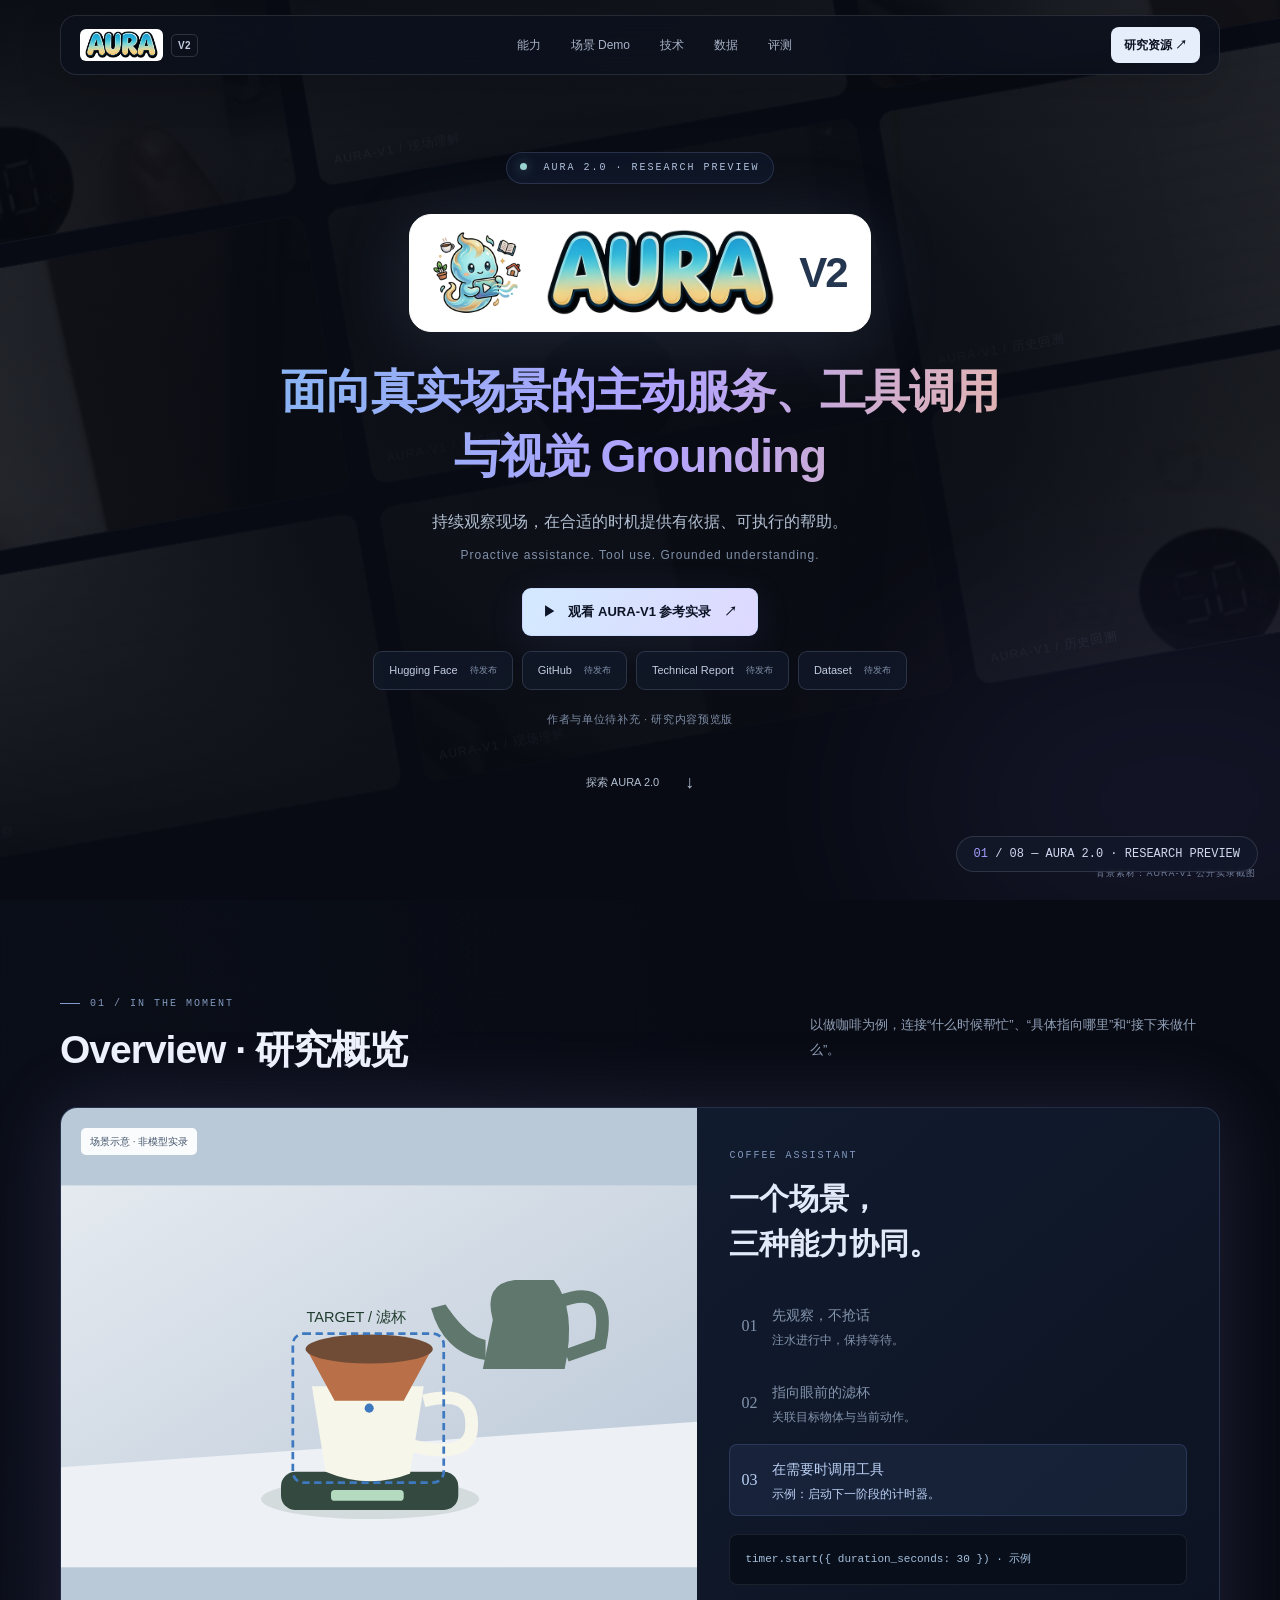
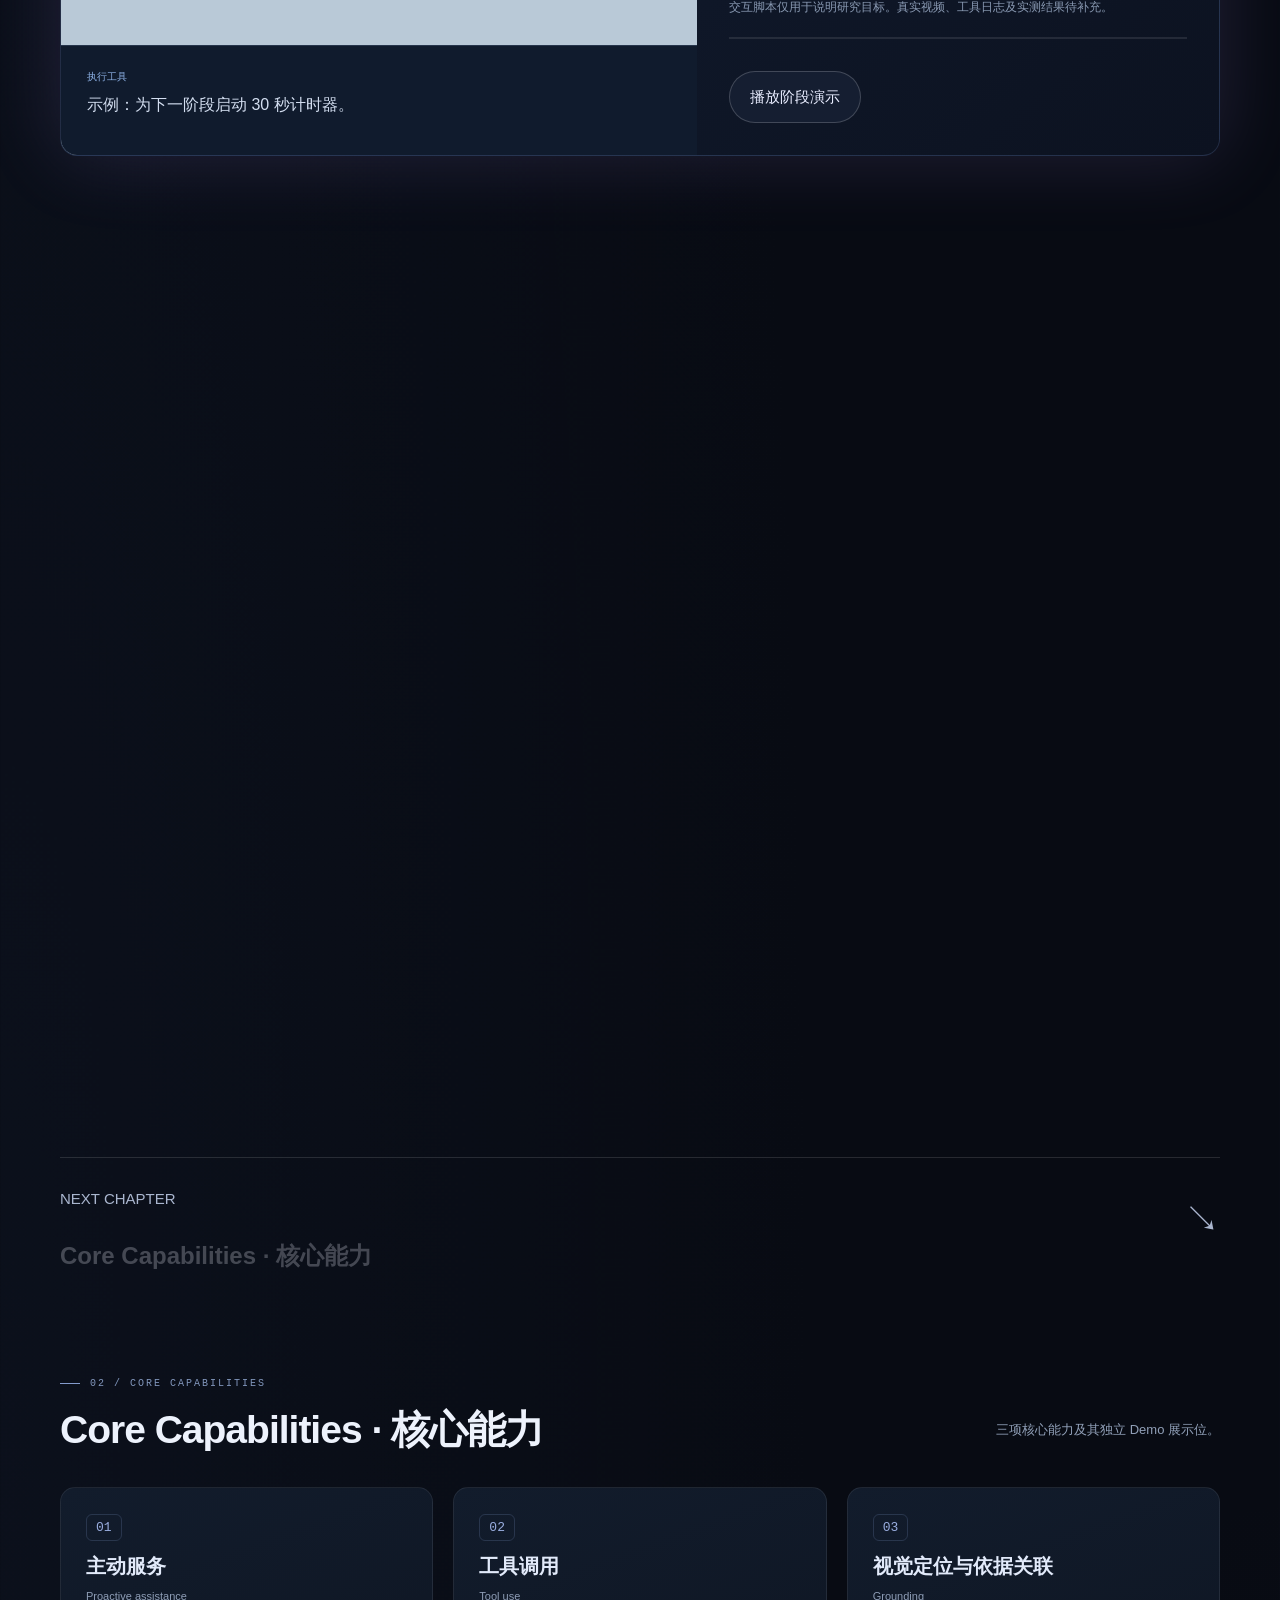
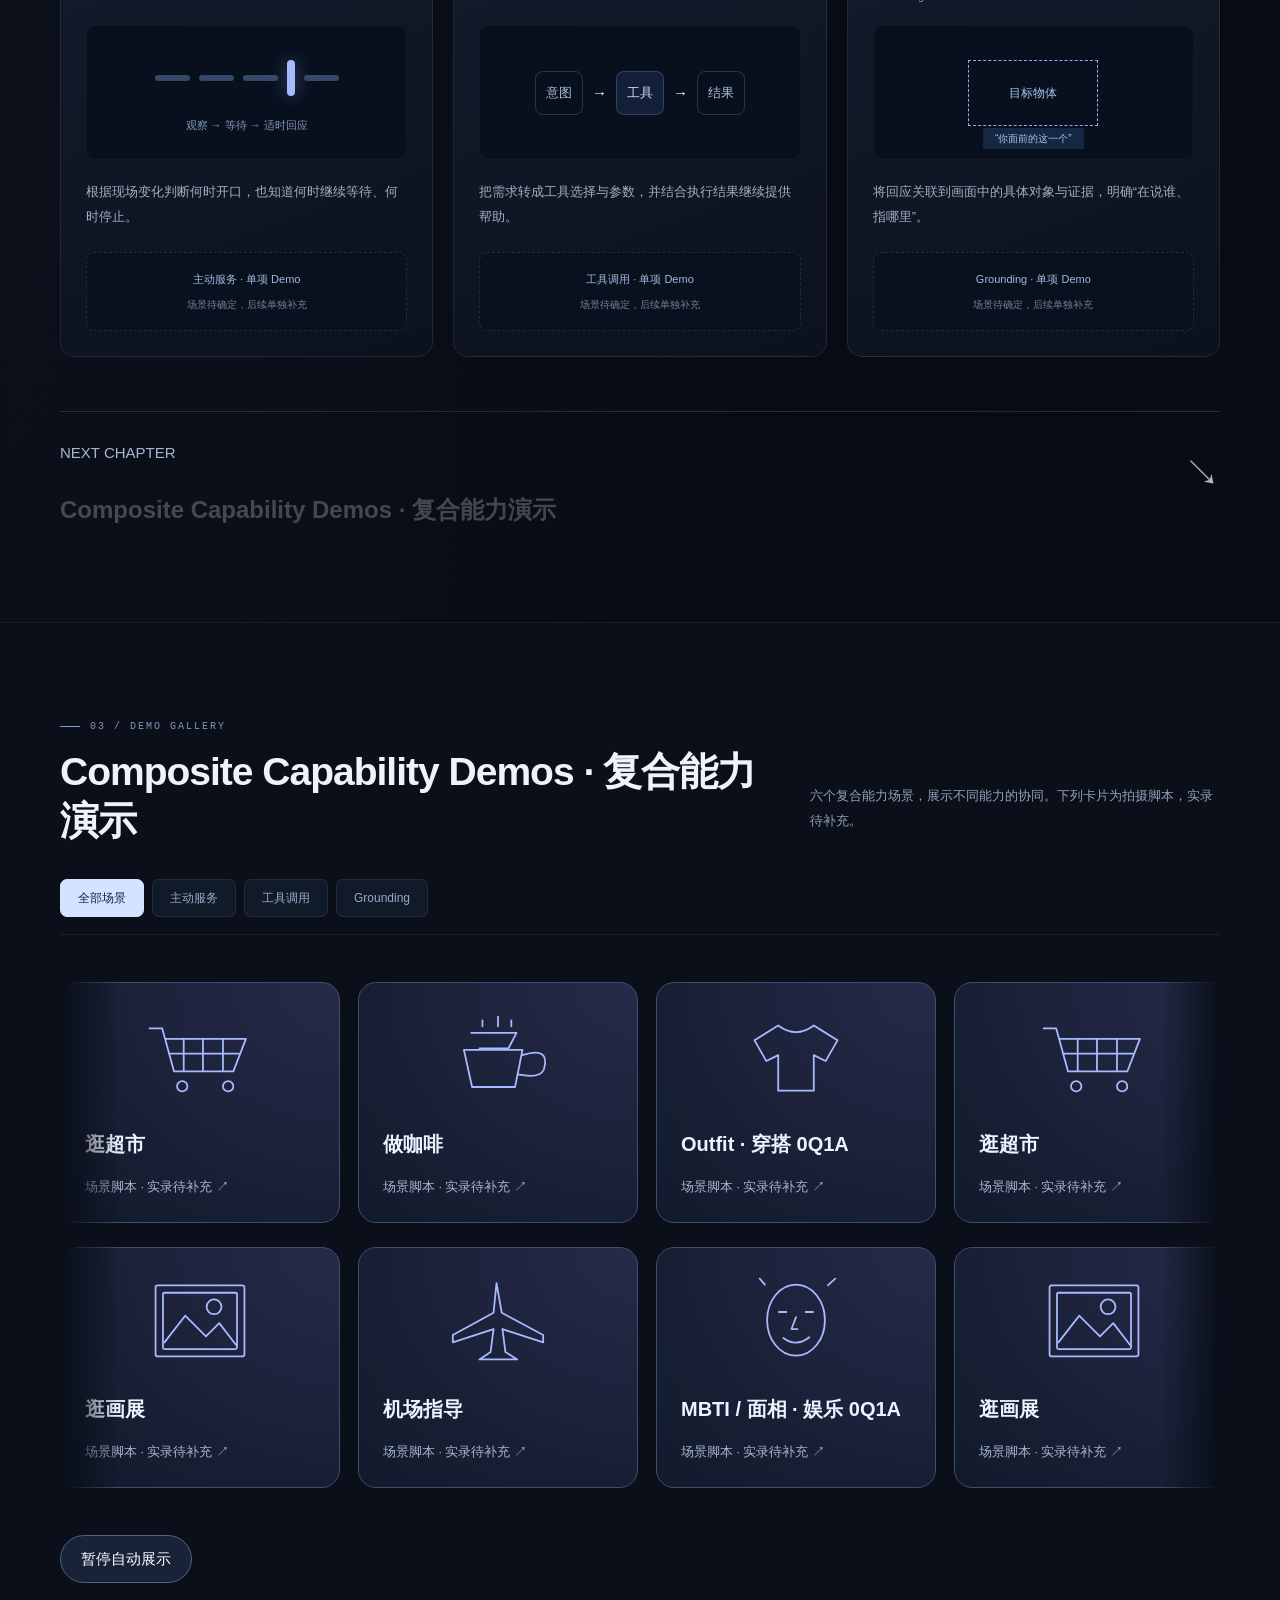
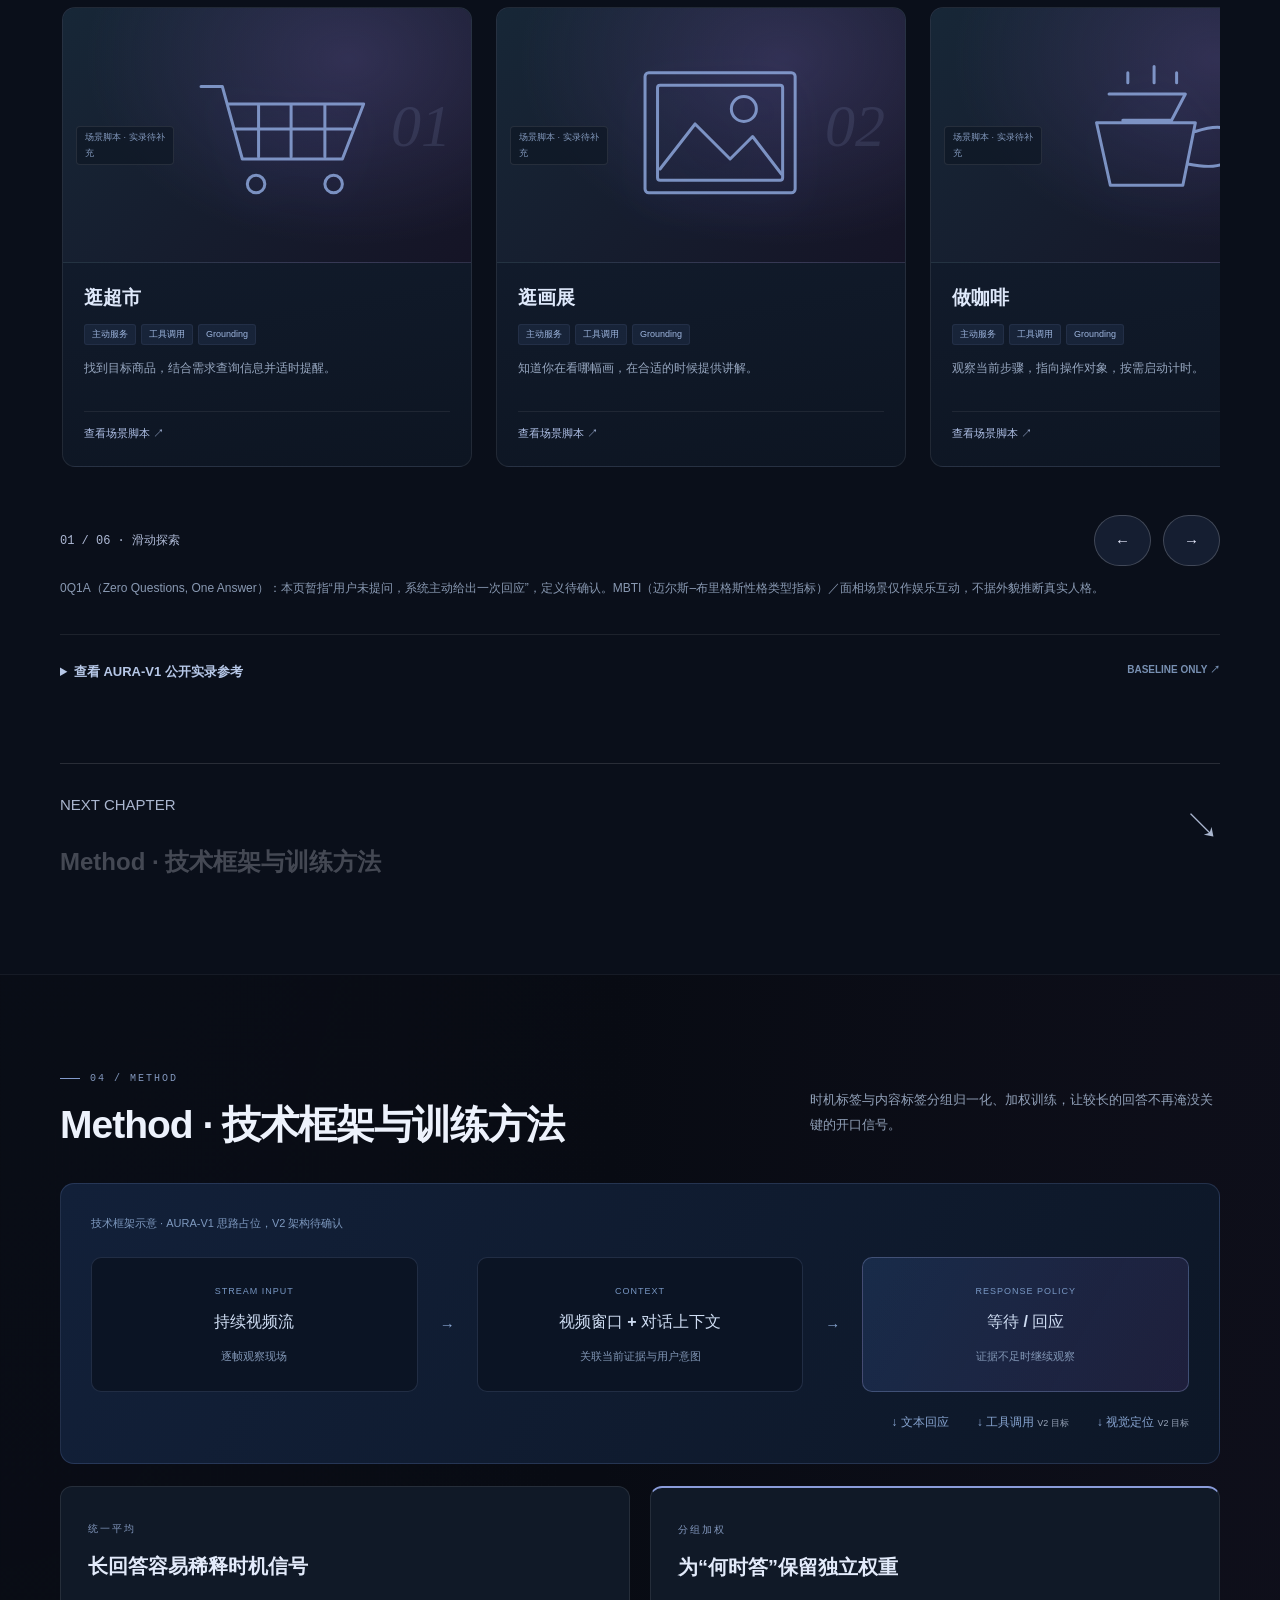
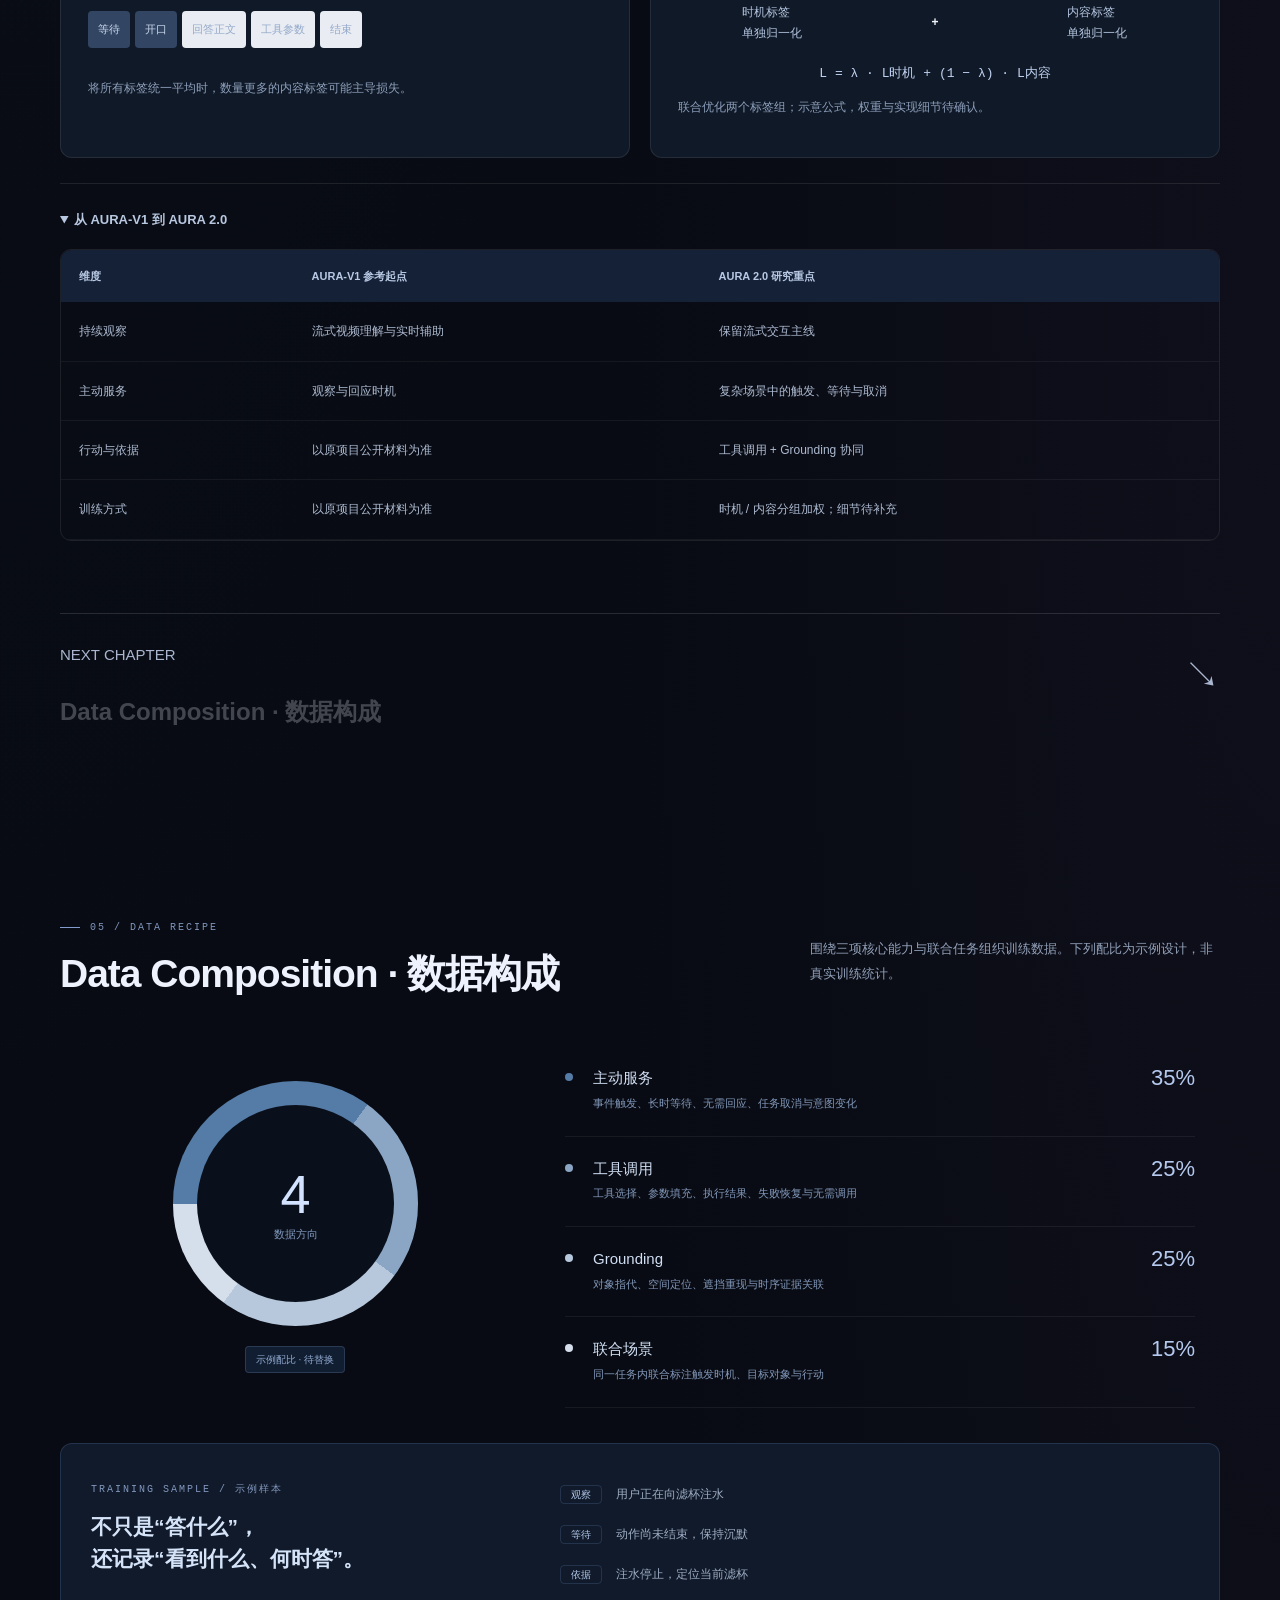
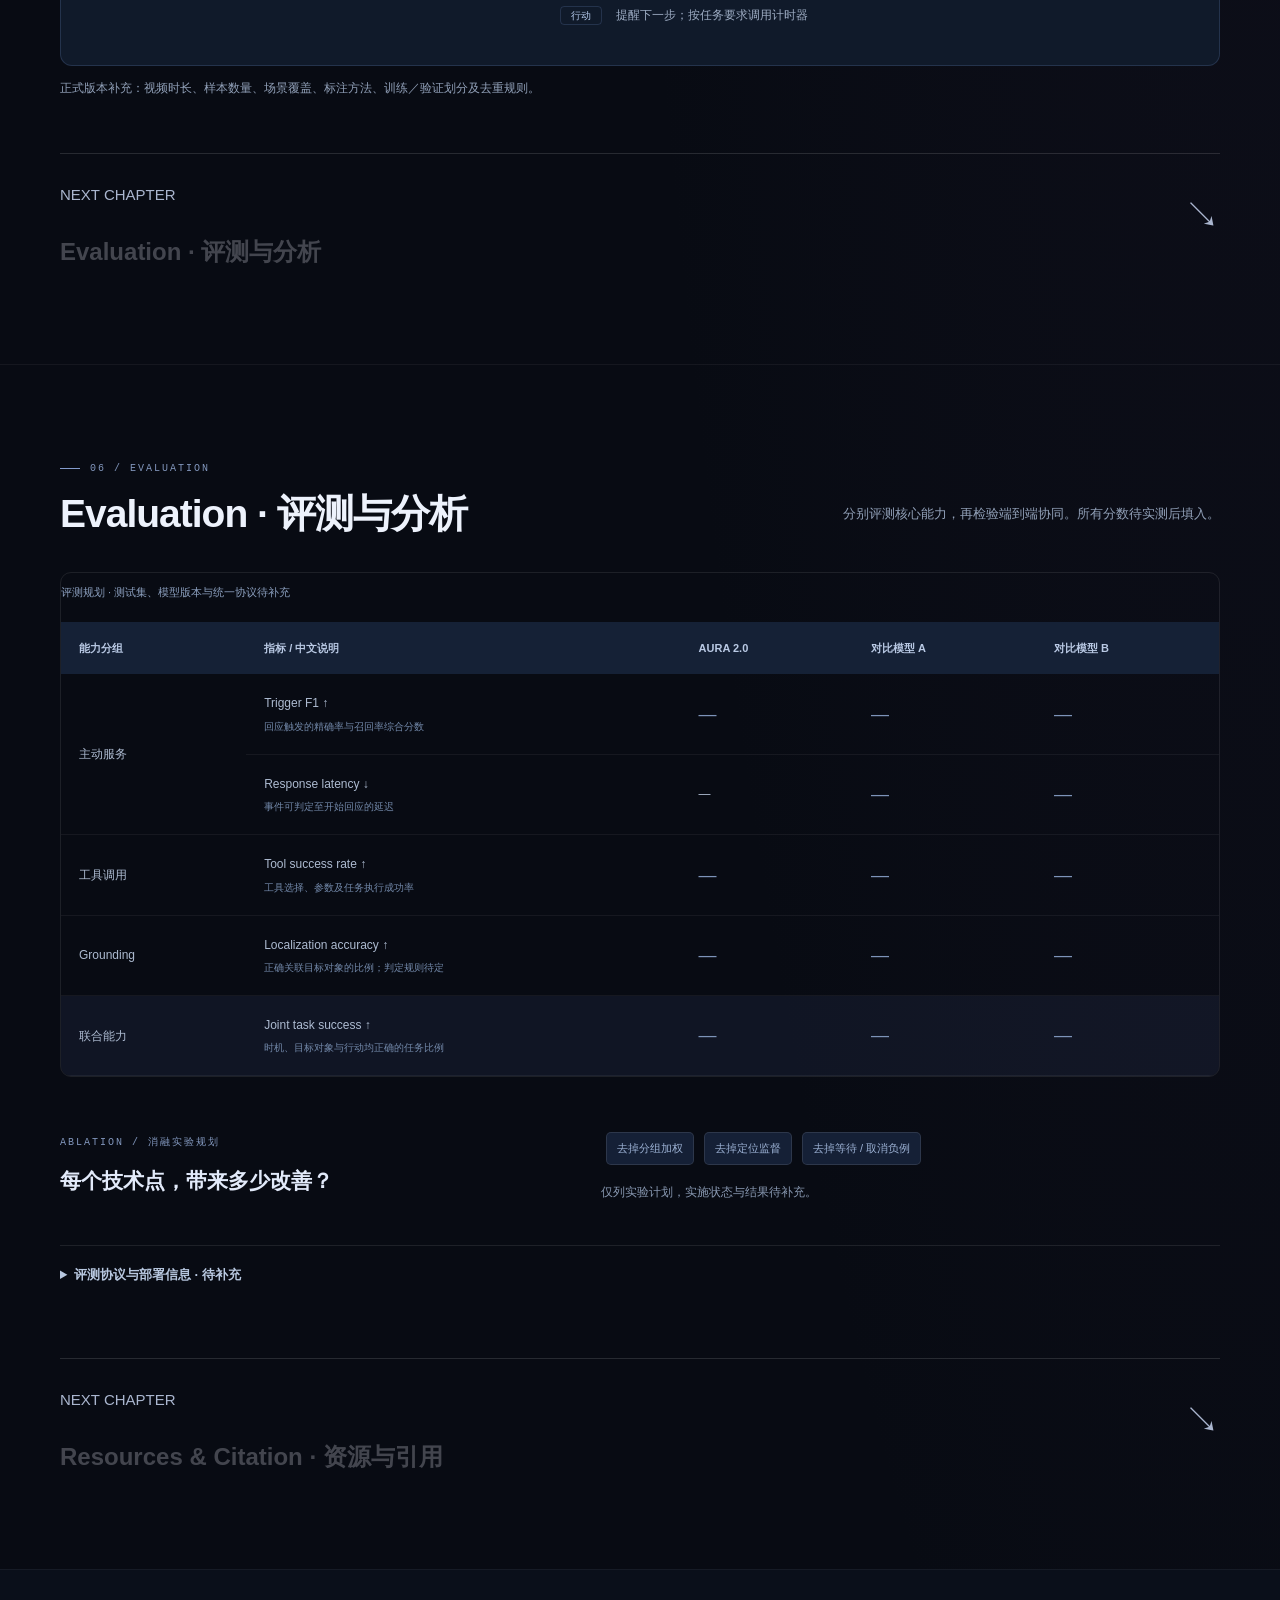
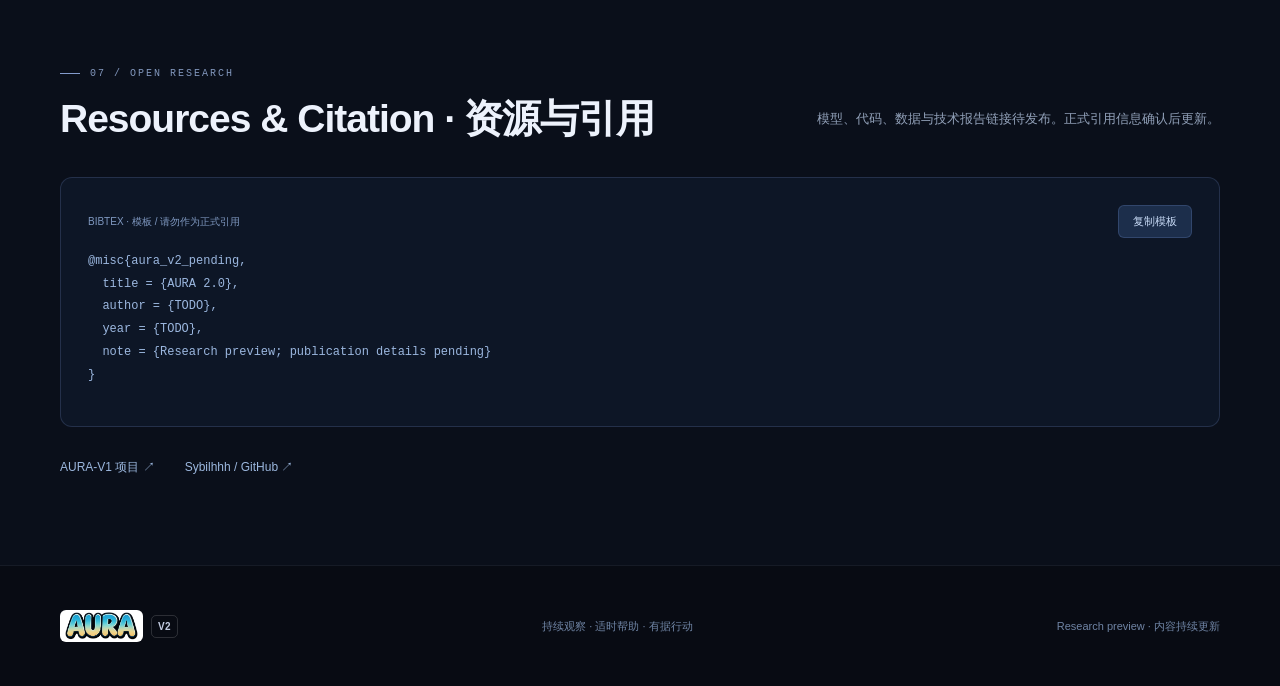
<file: index.html>
<!doctype html>
<html lang="zh-CN"><head><meta charset="utf-8"><meta name="viewport" content="width=device-width,initial-scale=1"><meta name="description" content="AURA 2.0：持续观察现场，在合适的时机提供有依据的帮助。主动服务、工具调用与视觉定位的研究项目页。"><title>AURA 2.0 · 从看见，到主动帮忙</title><link rel="icon" type="image/png" href="logo/mascot2.png?v=20261027"><link rel="apple-touch-icon" href="logo/mascot2.png?v=20261027"><link rel="stylesheet" href="assets/style.css?v=20261027-premium"><meta name="theme-color" content="#080b13"><link rel="stylesheet" href="assets/premium.css?v=20261027"><link rel="stylesheet" href="assets/cinematic.css"><link rel="stylesheet" href="assets/motion.css"></head>
<body><div class="reading-progress" aria-hidden="true"></div><header class="nav"><a class="brand" href="#" aria-label="AURA 2.0 首页"><img class="brand-logo" src="logo/aura_cha.jpg" alt="AURA" width="104" height="40"><span>V2</span></a><button class="menu-toggle" aria-expanded="false" aria-controls="primary-nav">导航 ☰</button><nav id="primary-nav" aria-label="页面导航"><a href="#capabilities">能力</a><a href="#demos">场景 Demo</a><a href="#method">技术</a><a href="#data">数据</a><a href="#evaluation">评测</a></nav><a class="nav-end" href="#resources">研究资源 ↗</a></header>
<main><section class="hero wrap" id="top"><div class="scene-wall" aria-hidden="true"><div class="wall-grid"><div class="wall-tile"><img src="assets/kettle.jpg" alt="" width="480" height="270"><span>AURA-V1 / 实时观察</span></div><div class="wall-tile"><img src="assets/mouse.jpg" alt="" width="480" height="270"><span>AURA-V1 / 现场理解</span></div><div class="wall-tile"><img src="assets/light.jpg" alt="" width="480" height="270"><span>AURA-V1 / 历史回溯</span></div><div class="wall-tile"><img src="assets/light.jpg" alt="" width="480" height="270"><span>AURA-V1 / 实时观察</span></div><div class="wall-tile"><img src="assets/kettle.jpg" alt="" width="480" height="270"><span>AURA-V1 / 现场理解</span></div><div class="wall-tile"><img src="assets/mouse.jpg" alt="" width="480" height="270"><span>AURA-V1 / 历史回溯</span></div><div class="wall-tile"><img src="assets/mouse.jpg" alt="" width="480" height="270"><span>AURA-V1 / 实时观察</span></div><div class="wall-tile"><img src="assets/light.jpg" alt="" width="480" height="270"><span>AURA-V1 / 现场理解</span></div><div class="wall-tile"><img src="assets/kettle.jpg" alt="" width="480" height="270"><span>AURA-V1 / 历史回溯</span></div></div></div><div class="hero-veil" aria-hidden="true"></div><div class="ambient" aria-hidden="true"></div><div class="eyebrow"><span class="dot"></span> AURA 2.0 · RESEARCH PREVIEW</div><h1 class="project-title" aria-label="AURA 2.0"><img class="hero-mascot" src="logo/mascot2.png" alt="" width="108" height="108" fetchpriority="high"><img class="hero-wordmark" src="logo/aura_cha.jpg" alt="AURA" width="280" height="108"><span class="hero-version">V2</span></h1><p class="paper-title"><span>面向真实场景的</span><span>主动服务、工具调用</span><span>与视觉 Grounding</span></p><p class="hero-description">持续观察现场，在合适的时机提供有依据、可执行的帮助。</p><p class="english">Proactive assistance. Tool use. Grounded understanding.</p><a class="hero-primary" href="#baseline-demos"><span aria-hidden="true">▶</span> 观看 AURA-V1 参考实录 <span aria-hidden="true">↗</span></a><div class="resource-links" id="resource-links"></div><p class="meta">作者与单位待补充 · 研究内容预览版</p><a class="scroll-link" href="#overview">探索 AURA 2.0 <span>↓</span></a><span class="wall-credit">背景素材：AURA-V1 公开实录截图</span><div class="hero-art" aria-hidden="true"><div class="orbit o1"></div><div class="orbit o2"></div><div class="orbit o3"></div><div class="aura-core">aura<span>observe · understand · act</span></div><span class="float f1">01 / WHEN · 主动服务</span><span class="float f2">02 / ACTION · 工具调用</span><span class="float f3">03 / WHERE · 视觉定位</span></div></section>
<section id="overview" class="wrap"><div class="section-head"><div><span class="eyebrow">01 / IN THE MOMENT</span><h2>Overview · 研究概览</h2></div><p>以做咖啡为例，连接“什么时候帮忙”、<br>“具体指向哪里”和“接下来做什么”。</p></div><div class="spotlight"><div class="coffee-scene"><span class="scene-badge">场景示意 · 非模型实录</span><svg viewBox="0 0 700 420" role="img" aria-label="咖啡场景概念图：咖啡杯、电子秤、滤杯与手冲壶"><defs><linearGradient id="bg" x2="1" y2="1"><stop stop-color="#e5eaf0"/><stop offset="1" stop-color="#b8c6d6"/></linearGradient></defs><rect width="700" height="420" fill="url(#bg)"/><path d="M0 310L700 260V420H0" fill="#edf0f5"/><ellipse cx="340" cy="345" rx="120" ry="22" fill="#627b6f" opacity=".18"/><rect x="242" y="315" width="195" height="42" rx="16" fill="#344a41"/><rect x="297" y="335" width="80" height="12" rx="4" fill="#b4dac0"/><path d="M276 221H399L384 317Q339 335 291 315Z" fill="#f7f6eb"/><path d="M399 237Q458 222 451 272Q444 300 388 287" fill="none" stroke="#f7f6eb" stroke-width="14"/><path d="M270 180H408L377 237H301Z" fill="#b96f47"/><ellipse cx="339" cy="180" rx="70" ry="16" fill="#704b35"/><path d="M475 148Q464 108 499 104H542Q568 136 554 202H464Z" fill="#60776d"/><path d="M467 170Q447 167 423 131L407 135Q421 185 467 192" fill="#60776d"/><path d="M548 128Q607 105 593 174L556 187" fill="none" stroke="#60776d" stroke-width="14"/><rect class="target-box" x="255" y="163" width="166" height="164" rx="12" fill="none" stroke="#3e79c0" stroke-width="3" stroke-dasharray="8 5"/><circle cx="339" cy="245" r="5" fill="#3e79c0"/><text x="270" y="150" fill="#213d2f" font-size="16">TARGET / 滤杯</text></svg><div class="scene-caption"><span id="scene-status">持续观察</span><strong id="scene-caption">等待注水结束，再给出下一步提醒。</strong></div></div><div class="story"><span class="eyebrow">COFFEE ASSISTANT</span><h3>一个场景，<br>三种能力协同。</h3><div class="story-steps" role="group" aria-label="查看场景步骤"><button class="step active" data-step="0"><b>01</b><span><strong>先观察，不抢话</strong><small>注水进行中，保持等待。</small></span></button><button class="step" data-step="1"><b>02</b><span><strong>指向眼前的滤杯</strong><small>关联目标物体与当前动作。</small></span></button><button class="step" data-step="2"><b>03</b><span><strong>在需要时调用工具</strong><small>示例：启动下一阶段的计时器。</small></span></button></div><div class="tool-trace" id="tool-trace">state: observing → waiting</div><p class="fine">交互脚本仅用于说明研究目标。真实视频、工具日志及实测结果待补充。</p></div></div></section>
<section class="wrap" id="capabilities"><div class="section-head"><div><span class="eyebrow">02 / CORE CAPABILITIES</span><h2>Core Capabilities · 核心能力</h2></div><p>三项核心能力及其独立 Demo 展示位。</p></div><div class="features"><article><span class="number">01</span><h3>主动服务</h3><p class="sub">Proactive assistance</p><div class="feature-diagram timing"><i></i><i></i><i></i><i class="on"></i><i></i><span>观察 → 等待 → 适时回应</span></div><p>根据现场变化判断何时开口，也知道何时继续等待、何时停止。</p><div class="single-demo-placeholder"><strong>主动服务 · 单项 Demo</strong><span>场景待确定，后续单独补充</span></div></article><article><span class="number">02</span><h3>工具调用</h3><p class="sub">Tool use</p><div class="feature-diagram"><span class="node">意图</span><b>→</b><span class="node accent">工具</span><b>→</b><span class="node">结果</span></div><p>把需求转成工具选择与参数，并结合执行结果继续提供帮助。</p><div class="single-demo-placeholder"><strong>工具调用 · 单项 Demo</strong><span>场景待确定，后续单独补充</span></div></article><article><span class="number">03</span><h3>视觉定位与依据关联</h3><p class="sub">Grounding</p><div class="feature-diagram grounding"><span class="object">目标物体</span><span class="ground-label">“你面前的这一个”</span></div><p>将回应关联到画面中的具体对象与证据，明确“在说谁、指哪里”。</p><div class="single-demo-placeholder"><strong>Grounding · 单项 Demo</strong><span>场景待确定，后续单独补充</span></div></article></div></section>
<section class="demos-section" id="demos"><div class="wrap"><div class="section-head"><div><span class="eyebrow">03 / DEMO GALLERY</span><h2>Composite Capability Demos · 复合能力演示</h2></div><p>六个复合能力场景，展示不同能力的协同。<br>下列卡片为拍摄脚本，实录待补充。</p></div><div class="filters" role="group" aria-label="筛选 Demo"><button class="active" data-filter="all" aria-pressed="true">全部场景</button><button data-filter="proactive" aria-pressed="false">主动服务</button><button data-filter="tool" aria-pressed="false">工具调用</button><button data-filter="grounding" aria-pressed="false">Grounding</button></div><div class="demo-grid" id="demo-grid"></div><p class="fine">0Q1A（Zero Questions, One Answer）：本页暂指“用户未提问，系统主动给出一次回应”，定义待确认。MBTI（迈尔斯–布里格斯性格类型指标）／面相场景仅作娱乐互动，不据外貌推断真实人格。</p><details class="baseline" id="baseline-demos"><summary>查看 AURA-V1 公开实录参考 <span>BASELINE ONLY ↗</span></summary><div class="baseline-grid"><figure><video controls preload="none" poster="assets/kettle.jpg"><source src="https://aurateam2026.github.io/demos/帮我盯着烧水壶.mp4" type="video/mp4"></video><figcaption>盯着烧水壶 · AURA-V1 原始演示</figcaption></figure><figure><video controls preload="none" poster="assets/mouse.jpg"><source src="https://aurateam2026.github.io/demos/帮我找找鼠标.mp4" type="video/mp4"></video><figcaption>寻找鼠标 · AURA-V1 原始演示</figcaption></figure><figure><video controls preload="none" poster="assets/light.jpg"><source src="https://aurateam2026.github.io/demos/我刚才关灯了吗.mp4" type="video/mp4"></video><figcaption>确认关灯 · AURA-V1 原始演示</figcaption></figure></div><p class="fine">来源：<a href="https://aurateam2026.github.io/">AURA 项目组</a> · CC BY-SA 4.0 · 不作为 V2 实测结果。</p></details></div></section>
<section class="wrap" id="method"><div class="section-head"><div><span class="eyebrow">04 / METHOD</span><h2>Method · 技术框架与训练方法</h2></div><p>时机标签与内容标签分组归一化、加权训练，<br>让较长的回答不再淹没关键的开口信号。</p></div><div class="architecture"><div class="diagram-label">技术框架示意 · AURA-V1 思路占位，V2 架构待确认</div><div class="pipeline"><div><small>STREAM INPUT</small><strong>持续视频流</strong><p>逐帧观察现场</p></div><span>→</span><div><small>CONTEXT</small><strong>视频窗口 + 对话上下文</strong><p>关联当前证据与用户意图</p></div><span>→</span><div class="highlight"><small>RESPONSE POLICY</small><strong>等待 / 回应</strong><p>证据不足时继续观察</p></div></div><div class="output-branches"><span>↓ 文本回应</span><span>↓ 工具调用 <small>V2 目标</small></span><span>↓ 视觉定位 <small>V2 目标</small></span></div></div><div class="loss-grid"><div class="loss-card muted"><span class="eyebrow">统一平均</span><h3>长回答容易稀释时机信号</h3><div class="tokens"><b>等待</b><b>开口</b><span>回答正文</span><span>工具参数</span><span>结束</span></div><p>将所有标签统一平均时，数量更多的内容标签可能主导损失。</p></div><div class="loss-card"><span class="eyebrow">分组加权</span><h3>为“何时答”保留独立权重</h3><div class="loss-parts"><span>时机标签<br><strong>单独归一化</strong></span><b>+</b><span>内容标签<br><strong>单独归一化</strong></span></div><code>L = λ · L时机 + (1 − λ) · L内容</code><p>联合优化两个标签组；示意公式，权重与实现细节待确认。</p></div></div><details class="comparison" open><summary>从 AURA-V1 到 AURA 2.0</summary><div class="table-scroll"><table><thead><tr><th>维度</th><th>AURA-V1 参考起点</th><th>AURA 2.0 研究重点</th></tr></thead><tbody><tr><td>持续观察</td><td>流式视频理解与实时辅助</td><td>保留流式交互主线</td></tr><tr><td>主动服务</td><td>观察与回应时机</td><td>复杂场景中的触发、等待与取消</td></tr><tr><td>行动与依据</td><td>以原项目公开材料为准</td><td>工具调用 + Grounding 协同</td></tr><tr><td>训练方式</td><td>以原项目公开材料为准</td><td>时机 / 内容分组加权；细节待补充</td></tr></tbody></table></div></details></section>
<section class="data-section" id="data"><div class="wrap"><div class="section-head"><div><span class="eyebrow">05 / DATA RECIPE</span><h2>Data Composition · 数据构成</h2></div><p>围绕三项核心能力与联合任务组织训练数据。<br>下列配比为示例设计，非真实训练统计。</p></div><div class="data-layout"><div class="data-chart"><div class="donut"><div><strong>4</strong><span>数据方向</span></div></div><span class="example-label">示例配比 · 待替换</span></div><div id="data-legend" class="data-legend"></div></div><div class="sample"><div><span class="eyebrow">TRAINING SAMPLE / 示例样本</span><h3>不只是“答什么”，<br>还记录“看到什么、何时答”。</h3></div><ol><li><span>观察</span>用户正在向滤杯注水</li><li><span>等待</span>动作尚未结束，保持沉默</li><li><span>依据</span>注水停止，定位当前滤杯</li><li><span>行动</span>提醒下一步；按任务要求调用计时器</li></ol></div><p class="fine">正式版本补充：视频时长、样本数量、场景覆盖、标注方法、训练／验证划分及去重规则。</p></div></section>
<section class="wrap" id="evaluation"><div class="section-head"><div><span class="eyebrow">06 / EVALUATION</span><h2>Evaluation · 评测与分析</h2></div><p>分别评测核心能力，再检验端到端协同。<br>所有分数待实测后填入。</p></div><div class="table-scroll"><table class="bench"><caption>评测规划 · 测试集、模型版本与统一协议待补充</caption><thead><tr><th>能力分组</th><th>指标 / 中文说明</th><th>AURA 2.0</th><th>对比模型 A</th><th>对比模型 B</th></tr></thead><tbody><tr><td rowspan="2">主动服务</td><td>Trigger F1 ↑<small>回应触发的精确率与召回率综合分数</small></td><td>—</td><td>—</td><td>—</td></tr><tr><td>Response latency ↓<small>事件可判定至开始回应的延迟</small></td><td>—</td><td>—</td><td>—</td></tr><tr><td>工具调用</td><td>Tool success rate ↑<small>工具选择、参数及任务执行成功率</small></td><td>—</td><td>—</td><td>—</td></tr><tr><td>Grounding</td><td>Localization accuracy ↑<small>正确关联目标对象的比例；判定规则待定</small></td><td>—</td><td>—</td><td>—</td></tr><tr class="joint"><td>联合能力</td><td>Joint task success ↑<small>时机、目标对象与行动均正确的任务比例</small></td><td>—</td><td>—</td><td>—</td></tr></tbody></table></div><div class="ablation"><div><span class="eyebrow">ABLATION / 消融实验规划</span><h3>每个技术点，带来多少改善？</h3></div><div><span>去掉分组加权</span><span>去掉定位监督</span><span>去掉等待 / 取消负例</span><p class="fine">仅列实验计划，实施状态与结果待补充。</p></div></div><details><summary>评测协议与部署信息 · 待补充</summary><p class="fine">设备型号与数量、模型规模、量化精度、视频分辨率与帧率、上下文长度、延迟统计口径、测试集来源与样本数。比较模型应使用可比设置。</p></details></section>
<section class="citation-section" id="resources"><div class="wrap"><div class="section-head"><div><span class="eyebrow">07 / OPEN RESEARCH</span><h2>Resources & Citation · 资源与引用</h2></div><p>模型、代码、数据与技术报告链接待发布。<br>正式引用信息确认后更新。</p></div><div class="citation-box"><div><span>BIBTEX · 模板 / 请勿作为正式引用</span><button id="copy-citation">复制模板</button></div><pre id="citation">@misc{aura_v2_pending,
  title = {AURA 2.0},
  author = {TODO},
  year = {TODO},
  note = {Research preview; publication details pending}
}</pre><p id="copy-status" aria-live="polite"></p></div><div class="credits"><a href="https://aurateam2026.github.io/">AURA-V1 项目 ↗</a><a href="https://github.com/Sybilhhh">Sybilhhh / GitHub ↗</a></div></div></section></main><footer class="wrap"><a class="brand" href="#" aria-label="AURA 2.0 首页"><img class="brand-logo" src="logo/aura_cha.jpg" alt="AURA" width="104" height="40"><span>V2</span></a><p>持续观察 · 适时帮助 · 有据行动</p><span>Research preview · 内容持续更新</span></footer>
<dialog id="demo-dialog"><button class="close" aria-label="关闭 Demo 详情">×</button><span class="eyebrow">DEMO STORYBOARD · 实录待补充</span><h2 id="dialog-title"></h2><p id="dialog-desc"></p><div id="dialog-flow"></div><p class="fine">此处为预设场景与拍摄脚本，不代表模型已实现。上传真实录像后替换展示。</p><button class="dialog-done">返回场景</button></dialog><script src="assets/content.js"></script><script src="assets/app.js"></script><button class="back-top" aria-label="返回顶部" hidden>↑</button><script src="assets/premium.js?v=20261027"></script><script src="assets/cinematic.js"></script><script src="assets/motion.js"></script></body></html>
</file>
<file: assets/style.css>
:root{--bg:#f8f9f4;--ink:#203e34;--muted:#6d7b73;--line:#dce3d9;--green:#47775d;--lime:#e4efb5;--serif:Georgia,"Songti SC","Noto Serif CJK SC",serif}*{box-sizing:border-box}html{scroll-behavior:smooth;scroll-padding-top:90px}body{margin:0;background:var(--bg);color:var(--ink);font:15px/1.7 -apple-system,BlinkMacSystemFont,"Segoe UI","PingFang SC","Microsoft YaHei",sans-serif}a{color:inherit;text-decoration:none}button{font:inherit;cursor:pointer}button:focus-visible,a:focus-visible,summary:focus-visible{outline:3px solid #ad792c;outline-offset:5px}.wrap{width:min(1180px,calc(100% - 64px));margin:auto}section{padding:90px 0}.nav{height:82px;display:flex;align-items:center;justify-content:space-between;padding:0 max(32px,calc((100vw - 1180px)/2));border-bottom:1px solid var(--line);position:sticky;top:0;background:#f8f9f4ed;backdrop-filter:blur(14px);z-index:10}.brand{font-size:25px;font-weight:750;letter-spacing:-1px}.brand span{font-size:12px;letter-spacing:0;border:1px solid #a5b6a4;border-radius:5px;padding:2px 6px;vertical-align:top;margin-left:8px}.nav nav{display:flex;gap:28px;font-size:13px}.nav-end{font-size:12px}.hero{min-height:685px;position:relative;padding-top:75px;overflow:hidden}.eyebrow{font-size:11px;letter-spacing:2px;font-weight:650;color:var(--green)}.dot{display:inline-block;width:7px;height:7px;background:#659368;border-radius:50%;margin-right:8px}h1{font-size:clamp(52px,6vw,82px);line-height:1.15;letter-spacing:-4px;margin:24px 0}h1 .serif{font-family:var(--serif);font-weight:500;color:#658166}h2{font-size:clamp(28px,3vw,40px);font-weight:550;line-height:1.4;letter-spacing:-1px;margin:14px 0 0}h3{font-size:23px;line-height:1.5;font-weight:550;margin:12px 0}p{margin:12px 0}.hero-description{font-size:19px;line-height:1.8}.english{font-size:12px;color:var(--muted)}.resource-links{display:flex;gap:8px;flex-wrap:wrap;margin:28px 0 8px}.resource-links a,.resource-links span{padding:8px 13px;border:1px solid #b9c6b6;border-radius:7px;font-size:12px;background:#ffffff70}.resource-links span{color:#69786f}.resource-links small{font-size:9px;margin-left:5px}.meta,.fine{font-size:12px;color:var(--muted)}.fine a{text-decoration:underline}.scroll-link{font-size:12px;display:inline-flex;gap:65px;margin-top:32px}.hero-art{position:absolute;width:48%;height:490px;right:0;top:80px;pointer-events:none;background:radial-gradient(ellipse,#e8eedc 0%,transparent 65%)}.orbit{position:absolute;border:1px solid #9bb39775;border-radius:50%;width:370px;height:370px;left:50%;top:50%;transform:translate(-50%,-50%) rotate(-28deg)}.o2{width:450px;height:230px;transform:translate(-50%,-50%) rotate(36deg)}.o3{width:450px;height:230px;transform:translate(-50%,-50%) rotate(-36deg)}.aura-core{position:absolute;left:50%;top:50%;transform:translate(-50%,-50%);width:235px;height:235px;border-radius:50%;box-shadow:inset -15px -18px 45px #728b6860,0 15px 60px #708c6020;background:radial-gradient(circle at 34% 28%,#faffea,#c8d5af 60%,#8ca07d);display:flex;flex-direction:column;justify-content:center;align-items:center;font:italic 64px var(--serif);color:#486341}.aura-core span{font:9px sans-serif;letter-spacing:1px;margin-top:10px}.float{position:absolute;background:#f8faf0ed;border:1px solid #c6d3be;padding:8px 12px;border-radius:30px;font-size:10px;box-shadow:0 6px 14px #415a3610}.f1{top:48px;left:17%}.f2{right:0;top:245px}.f3{bottom:28px;left:5%}.section-head{display:flex;justify-content:space-between;align-items:end;gap:35px;margin-bottom:38px}.section-head>p{color:var(--muted);font-size:14px;max-width:390px}.spotlight{display:grid;grid-template-columns:1.2fr 1fr;border:1px solid var(--line);border-radius:18px;overflow:hidden;background:white}.coffee-scene{position:relative;display:flex;flex-direction:column;background:#c6d2c0}.coffee-scene svg{width:100%;flex:1;min-height:290px}.scene-badge{position:absolute;left:20px;top:20px;background:#f5f7e9d9;border-radius:5px;padding:5px 9px;font-size:10px}.scene-caption{background:#263e34;padding:22px 26px;color:#f2f7e7;min-height:109px}.scene-caption span{font-size:10px;color:#c4d89e;display:block;margin-bottom:6px}.scene-caption strong{font-size:16px;font-weight:500}.story{padding:32px}.story h3{font-size:29px;margin:10px 0 24px}.step{display:flex;width:100%;text-align:left;align-items:center;gap:15px;border:0;background:transparent;color:var(--muted);padding:11px;border-radius:8px}.step b{font:16px var(--serif)}.step strong{font-size:14px;font-weight:550}.step small{display:block;font-size:12px;margin-top:2px}.step.active{background:#edf2e4;color:var(--ink)}.tool-trace{font:11px/1.7 monospace;background:#f2f4ed;border:1px solid var(--line);border-radius:6px;padding:12px;margin-top:18px;overflow-wrap:anywhere}.features{display:grid;grid-template-columns:repeat(3,1fr);gap:40px}.features article{border-top:1px solid #98ab90;padding-top:18px}.number{font:italic 30px var(--serif);color:#8a9d7d}.features h3{margin-bottom:0}.sub{font-size:12px;color:var(--muted);margin-top:0}.features article>p:not(.sub){font-size:14px;color:#5e7064}.features a{font-size:12px;font-weight:600;display:inline-block;margin-top:12px}.feature-diagram{height:145px;margin:24px 0;display:flex;align-items:center;justify-content:center;gap:9px;background:#edf1e6;border-radius:9px;position:relative}.node{border:1px solid #b9c9ae;border-radius:8px;padding:12px 15px;font-size:13px}.node.accent{background:#dce8be}.timing{padding-bottom:30px}.timing i{height:6px;width:35px;background:#bbcbb0;border-radius:4px}.timing i.on{height:36px;width:8px;background:#577849}.timing span{position:absolute;bottom:25px;font-size:11px}.object{border:1px dashed #4e7653;padding:22px 40px;font-size:12px}.ground-label{position:absolute;bottom:10px;font-size:10px;background:#e3ecce;padding:2px 12px}.demos-section{background:#eef2e8}.filters{display:flex;gap:8px;flex-wrap:wrap;margin-bottom:28px}.filters button{border:1px solid #c9d3c1;border-radius:30px;background:transparent;padding:7px 17px;font-size:12px;color:#536b58}.filters button.active{color:#f5f9ed;background:#284b39;border-color:#284b39}.demo-grid{display:grid;grid-template-columns:repeat(3,1fr);gap:23px}.demo-card{background:#fbfcf7;border:1px solid #d4dfcd;border-radius:12px;overflow:hidden}.demo-card[hidden]{display:none}.demo-art{height:180px;background:var(--card-bg,#e2e7d7);position:relative;display:flex;align-items:center;justify-content:center}.demo-art svg{height:135px;width:200px}.demo-art>span{position:absolute;left:13px;top:11px;font-size:9px;padding:3px 8px;border-radius:4px;background:#ffffffa8;color:#54624d}.demo-art .art-number{font:italic 60px var(--serif);position:absolute;right:20px;bottom:8px;opacity:.12}.demo-body{padding:20px}.demo-body h3{font-size:19px;margin:0}.demo-body p{font-size:12px;color:var(--muted);min-height:42px}.tags{display:flex;gap:5px;flex-wrap:wrap;margin:12px 0}.tags span{font-size:9px;padding:2px 7px;background:#edf1e5;border-radius:4px;color:#527147}.demo-body button{background:transparent;border:0;border-top:1px solid var(--line);width:100%;text-align:left;padding:12px 0 0;font-size:11px;color:#3a6248}.baseline{margin-top:35px}details{border-top:1px solid var(--line);padding:18px 0}summary{cursor:pointer;font-size:13px;font-weight:600}summary span{font-size:10px;color:var(--muted);float:right}.baseline-grid{display:grid;grid-template-columns:repeat(3,1fr);gap:20px;margin-top:20px}figure{margin:0}video{width:100%;background:#1f3329;border-radius:8px}figcaption{font-size:11px;color:var(--muted);padding-top:7px}.architecture{border:1px solid #bdcdb2;border-radius:14px;background:#f0f4e8;padding:27px}.diagram-label{font-size:11px;color:#74856b;margin-bottom:25px}.pipeline{display:flex;align-items:center;gap:22px}.pipeline>div{flex:1;background:#fafcf5;border:1px solid #cfdbc4;border-radius:9px;padding:25px 18px;text-align:center}.pipeline small{font-size:9px;letter-spacing:1px;display:block;color:#69845d}.pipeline strong{font-size:16px;font-weight:550;display:block;margin-top:8px}.pipeline p{font-size:11px;color:var(--muted);margin-bottom:0}.pipeline .highlight{background:#e0ebc9}.output-branches{display:flex;justify-content:flex-end;gap:28px;font-size:12px;margin-top:20px}.output-branches small{font-size:9px;color:var(--muted)}.loss-grid{display:grid;grid-template-columns:1fr 1fr;gap:22px;margin-top:22px}.loss-card{padding:27px;border:1px solid #c5d3bc;border-radius:12px;background:#f0f5e7}.loss-card.muted{background:#f0f1ec;border-color:var(--line)}.loss-card h3{font-size:21px}.loss-card p{font-size:12px;color:var(--muted)}.tokens{display:flex;gap:5px;margin:30px 0;flex-wrap:wrap}.tokens>*{padding:9px 10px;border-radius:4px;background:#e1e4da;font-size:11px;font-weight:400}.tokens b{background:#d8e4c9}.loss-parts{display:flex;align-items:center;justify-content:space-around;font-size:12px;margin:20px 0}.loss-parts strong{font-weight:550}.loss-card code{font-size:13px;display:block;text-align:center}.comparison{margin-top:27px}.table-scroll{overflow-x:auto}table{width:100%;border-collapse:collapse;text-align:left;font-size:13px;min-width:660px}th{font-size:11px;font-weight:600;color:#708066;background:#edf2e5;padding:16px}td{border-bottom:1px solid var(--line);padding:17px 16px}table small{display:block;color:var(--muted);font-size:10px;margin-top:4px}.data-section{background:#263e32;color:#eef3e5}.data-section .eyebrow{color:#bbd29e}.data-section .section-head>p,.data-section .fine{color:#adbeab}.data-layout{display:grid;grid-template-columns:1fr 1.5fr;gap:70px;align-items:center;padding:25px 20px 45px}.data-chart{display:flex;align-items:center;flex-direction:column;gap:20px}.donut{height:245px;width:245px;border-radius:50%;background:conic-gradient(#cde29b 0% 35%,#96b49d 35% 60%,#d8bf8d 60% 85%,#708b7c 85% 100%);padding:24px;transform:rotate(-90deg)}.donut>div{border-radius:50%;height:100%;background:#263e32;display:flex;flex-direction:column;align-items:center;justify-content:center;transform:rotate(90deg)}.donut strong{font:64px var(--serif)}.donut span{font-size:11px;color:#bdcdb4}.example-label{font-size:10px;border:1px solid #6b846a;border-radius:4px;padding:4px 10px;color:#c9d9bf}.data-row{display:grid;grid-template-columns:14px 1fr auto;gap:14px;padding:14px 0;border-bottom:1px solid #52664f}.data-row i{width:8px;height:8px;margin-top:8px;border-radius:50%}.data-row strong{font-size:15px;font-weight:500}.data-row p{font-size:11px;color:#b6c5ae;margin:3px 0}.data-row>b{font:24px var(--serif)}.sample{border:1px solid #63775b;border-radius:12px;padding:30px;display:grid;grid-template-columns:1fr 1.5fr;gap:50px}.sample ol{margin:0;padding:0;list-style:none;font-size:12px}.sample li{padding:6px 0}.sample li span{color:#c5dca8;border:1px solid #607956;border-radius:4px;padding:3px 10px;margin-right:14px;font-size:10px}.bench caption{text-align:left;font-size:11px;color:var(--muted);padding:10px 0 20px}.bench td:nth-child(n+3){color:#84947a;font-size:18px}.bench .joint{background:#edf3e2}.ablation{display:grid;grid-template-columns:1fr 1.2fr;gap:25px;padding:30px 0;margin-top:20px}.ablation h3{font-size:21px}.ablation>div>span:not(.eyebrow){display:inline-block;border:1px solid #c4d2b9;padding:6px 10px;font-size:11px;border-radius:5px;margin:5px}.citation-section{background:#edf1e6}.citation-box{border:1px solid #d0dac4;border-radius:12px;background:#f9fbf3;padding:25px}.citation-box>div{display:flex;align-items:center;justify-content:space-between;font-size:10px;color:#6b7e61}.citation-box button,.dialog-done{border:1px solid #b7c8a7;border-radius:6px;color:#456039;background:#edf3e1;padding:6px 14px;font-size:11px}pre{font:12px/1.8 monospace;white-space:pre-wrap;overflow-wrap:anywhere;color:#4b6442}.credits{display:flex;gap:30px;font-size:12px;margin-top:30px}footer{display:flex;justify-content:space-between;align-items:center;min-height:120px;gap:20px}footer p,footer>span{font-size:11px;color:var(--muted)}dialog{max-width:650px;width:calc(100% - 40px);border:1px solid #bdcdb0;border-radius:16px;background:#fafcf5;color:var(--ink);padding:38px}dialog::backdrop{background:#102b22a6;backdrop-filter:blur(5px)}.close{position:absolute;right:15px;top:10px;background:none;border:none;font-size:28px;color:#4b6641}#dialog-flow{background:#edf2e5;padding:20px;border-radius:8px;font-size:13px}#dialog-flow p{margin:8px 0}#dialog-desc{font-size:14px;color:var(--muted)}.dialog-done{margin-top:15px}#copy-status{font-size:11px;margin:0}@media(max-width:900px){.nav nav{gap:15px}.hero-art{opacity:.6;width:43%;right:-30px}.float{display:none}.hero h1,.hero-description,.resource-links{position:relative;z-index:1}.features{gap:22px}.demo-grid{grid-template-columns:repeat(2,1fr)}.spotlight{grid-template-columns:1fr 1fr}.story{padding:23px}.pipeline{gap:10px}.pipeline>div{padding:18px 10px}.data-layout{gap:30px}.node{padding:10px}}@media(max-width:640px){.wrap{width:calc(100% - 36px)}section{padding:55px 0}.nav{padding:0 18px;height:66px}.nav nav{gap:15px;overflow:auto;margin-left:24px;white-space:nowrap}.nav nav a:nth-child(n+4){display:none}.nav-end{display:none}.brand{font-size:22px}.hero{padding-top:42px;min-height:760px;padding-bottom:20px}.hero h1{font-size:56px;letter-spacing:-2px}.hero-description{font-size:16px}.hero-art{position:relative;top:auto;right:auto;height:240px;width:100%;opacity:1;margin-top:-10px}.aura-core{height:145px;width:145px;font-size:43px}.aura-core span{font-size:7px}.orbit{width:225px;height:225px}.o2,.o3{width:300px;height:140px}.resource-links{margin-top:20px;gap:6px}.resource-links span,.resource-links a{padding:7px 9px;font-size:10px}.scroll-link{display:none}.english{font-size:10px}.section-head{display:block;margin-bottom:26px}.section-head>p{margin-top:20px}.spotlight,.features,.loss-grid,.data-layout,.sample,.ablation{grid-template-columns:1fr}.coffee-scene svg{min-height:220px}.features{gap:32px}.feature-diagram{height:120px}.demo-grid{gap:12px}.demo-art{height:130px}.demo-art svg{width:140px;height:100px}.demo-body{padding:14px}.demo-body h3{font-size:16px}.demo-body p{font-size:11px;min-height:60px}.tags{min-height:42px}.filters button{font-size:11px;padding:6px 11px}.pipeline{flex-direction:column}.pipeline>div{width:100%}.pipeline>span{transform:rotate(90deg)}.output-branches{justify-content:center;gap:15px;font-size:10px}.architecture{padding:20px}.data-layout{padding:12px 0 30px;gap:30px}.sample{gap:15px;padding:22px}.sample h3{font-size:20px}.baseline-grid{grid-template-columns:1fr}.credits{flex-wrap:wrap;gap:15px}footer{flex-wrap:wrap;padding:25px 0;gap:8px}footer>span{width:100%}.citation-box{padding:18px}dialog{padding:30px 22px}}@media(prefers-reduced-motion:reduce){html{scroll-behavior:auto}}

/* Academic project-page presentation. */
:root{--bg:#fff;--ink:#20242c;--muted:#69717c;--line:#e1e5ea;--green:#335d91;--lime:#eaf0f8}
body{background:#fff;color:#20242c}.wrap{width:min(1060px,calc(100% - 64px))}.nav{height:66px;background:#fffffff5;border-bottom:1px solid #e5e7eb;padding:0 max(32px,calc((100vw - 1120px)/2));backdrop-filter:blur(10px)}.brand{font-size:23px;letter-spacing:-.5px}.brand span{border-color:#ccd2dc;color:#485569}.nav nav{font-size:12px;gap:25px}.nav-end{color:#526173}
section{padding:62px 0}.hero{min-height:0;overflow:visible;text-align:center;padding:64px 0 52px;border-bottom:1px solid #e5e7eb}.hero h1{font-size:64px;letter-spacing:-2px;font-weight:750;margin:17px 0 10px;line-height:1.2}.paper-title{font-size:27px;line-height:1.5;font-weight:500;letter-spacing:-.4px;margin:12px auto;max-width:900px}.hero-description{font-size:16px;color:#626c78;line-height:1.7;margin:18px auto 8px}.hero .english{font-size:13px;color:#627088}.hero .eyebrow{font-size:10px;letter-spacing:2px;color:#788190}.dot{background:#5376a3}.hero-art,.scroll-link{display:none}.resource-links{justify-content:center;margin-top:27px}.resource-links span,.resource-links a{background:#f6f7f9;border:1px solid #d7dce3;border-radius:5px;padding:8px 16px;color:#394454}.resource-links small{color:#8b929c}.hero .meta{margin-top:17px;font-size:12px}.eyebrow{color:#738096;font-size:10px;letter-spacing:1.4px}.section-head{display:block;margin-bottom:27px}.section-head h2{font-size:28px;font-weight:650;letter-spacing:-.4px;margin-top:9px}.section-head>p{max-width:none;margin-top:12px;font-size:14px;line-height:1.8;color:#68727f}.section-head>p br{display:none}h3{font-size:21px;font-weight:600}.spotlight{border-color:#dfe4eb;border-radius:8px;grid-template-columns:1.25fr 1fr}.coffee-scene{background:#e9edf2}.scene-badge{background:#ffffffed;color:#606a78;border:1px solid #e5e7eb}.scene-caption{background:#f4f6f9;color:#313d4c;border-top:1px solid #dce1e8}.scene-caption span{color:#667b98}.story{padding:26px}.story h3{font-size:25px}.step.active{background:#edf2f8;color:#2e4a70}.tool-trace{background:#f7f8fa;border-color:#e2e6ed;color:#526173}.features{gap:30px}.features article{border-color:#c9d2de}.number{font:500 19px/1.4 sans-serif;color:#7f8da1}.features h3{font-size:20px}.features article>p:not(.sub){color:#68727f}.feature-diagram{background:#f6f8fb;border:1px solid #e5e9f0;border-radius:6px}.node{border-color:#c4d0df}.node.accent{background:#e3ebf6}.timing i{background:#c5d1e0}.timing i.on{background:#58749a}.object{border-color:#59759a}.ground-label{background:#e6edf6}.features a{color:#416999;font-weight:500}
.demos-section,.citation-section{background:#fff;border-top:1px solid #e5e7eb;border-bottom:1px solid #e5e7eb}.filters{border-bottom:1px solid #e0e5ec;padding-bottom:14px;gap:8px}.filters button{background:white;border-color:#dce1e9;border-radius:5px;color:#5c6878}.filters button.active{background:#345d8d;border-color:#345d8d;color:white}.demo-card{background:white;border-color:#dde3eb;border-radius:7px}.demo-art{background:#f5f7fa!important;height:160px;border-bottom:1px solid #e7ebf0}.demo-art svg{stroke:#70849e}.demo-art>span{background:#fff;border:1px solid #e2e6ec;color:#7a8593}.demo-art .art-number{color:#526b8b;opacity:.1}.demo-body h3{color:#29394f}.demo-body p{color:#707987}.tags span{color:#547097;background:#edf2f8;border-radius:3px}.demo-body button{color:#456994}.architecture{background:#fafbfd;border-color:#d9e1eb;border-radius:7px}.diagram-label{color:#7a8695}.pipeline>div{background:#fff;border-color:#d5dfea;border-radius:5px}.pipeline .highlight{background:#eaf0f8}.pipeline small{color:#6a7e99}.output-branches{color:#506582}.loss-card,.loss-card.muted{background:#fafbfd;border-color:#dfe5ed;border-radius:7px}.loss-card:not(.muted){border-top:3px solid #6f8bad}.loss-card .tokens>*{background:#e9edf3}.tokens b{background:#dce6f3!important}.comparison{margin-top:25px}th{background:#f2f5f9;color:#54647a}td{border-color:#e1e6ed}.data-section{background:white;color:#20242c;border-bottom:1px solid #e5e7eb}.data-section .eyebrow{color:#738096}.data-section .section-head>p,.data-section .fine{color:#69717c}.data-layout{padding:15px 25px 35px;gap:60px}.donut>div{background:white}.donut span{color:#768399}.donut strong{font:500 54px sans-serif;color:#344d71}.example-label{color:#738096;border-color:#d6deea}.data-row{border-color:#e0e5ec}.data-row p{color:#727d8d}.data-row>b{font:500 22px sans-serif;color:#465f82}.sample{border-color:#dde4ed;background:#fafbfd;border-radius:7px}.sample li span{color:#5c7393;border-color:#d4deec}.bench .joint{background:#edf3fb}.bench td:nth-child(n+3){color:#8995a5}.ablation>div>span:not(.eyebrow){border-color:#dce3ed;color:#5c6e86}.citation-box{background:#f7f8fa;border-color:#e0e5ec;border-radius:6px}.citation-box>div{color:#718098}.citation-box button,.dialog-done{background:white;border-color:#cbd6e5;color:#46628a}pre{color:#45546b}.credits{color:#486991}.close{color:#526780}dialog{background:#fff;border-color:#d4ddea;border-radius:8px}dialog::backdrop{background:#15223688}#dialog-flow{background:#f4f7fb}.fine{color:#7a8492}footer{min-height:95px}footer p,footer>span{color:#7a8492}
@media(max-width:900px){.hero{padding-top:48px}.hero h1{font-size:56px}.paper-title{font-size:24px}.spotlight{grid-template-columns:1fr 1fr}}
@media(max-width:640px){.wrap{width:calc(100% - 36px)}section{padding:42px 0}.nav{padding:0 18px}.hero{min-height:0;padding:42px 0 34px}.hero h1{font-size:46px;margin:15px 0}.paper-title{font-size:21px;line-height:1.55}.hero-description{font-size:14px}.hero .english{font-size:11px}.resource-links{gap:6px;margin-top:23px}.resource-links span,.resource-links a{padding:7px 10px;font-size:10px}.section-head h2{font-size:23px}.section-head>p{font-size:13px}.spotlight{grid-template-columns:1fr}.demo-art{height:120px}.data-layout{padding:12px 0 30px;gap:30px}.scene-caption strong{font-size:14px}.story h3{font-size:23px}}

.single-demo-placeholder{margin-top:22px;border:1px dashed #ccd6e4;border-radius:5px;padding:20px 14px;text-align:center;background:#fafbfd}.single-demo-placeholder strong{display:block;font-size:12px;font-weight:500;color:#59718f}.single-demo-placeholder span{display:block;margin-top:7px;font-size:11px;color:#8a95a4}
</file>
<file: assets/premium.css>
/* AURA original implementation: cinematic research project presentation. */
:root{--bg:#080b13;--ink:#f1f4fb;--muted:#99a5ba;--line:#ffffff14;--green:#9abaff;--lime:#17243b;--accent:#8faeff;--gradient:linear-gradient(100deg,#7db9ef,#b1a3ff 52%,#f4b995)}
html{background:var(--bg);scroll-padding-top:100px}body{background:var(--bg);color:var(--ink);font-family:Inter,-apple-system,BlinkMacSystemFont,'Segoe UI','PingFang SC','Microsoft YaHei',sans-serif;-webkit-font-smoothing:antialiased;overflow-x:hidden}a{color:inherit}button{color:inherit}::selection{background:#8b9ee44d}.wrap{width:min(1160px,calc(100% - 64px))}section{padding:88px 0}main{background:radial-gradient(ellipse at 0 30%,#1c2a462b,transparent 45%),radial-gradient(ellipse at 100% 65%,#38284a24,transparent 38%)}
.reading-progress{position:fixed;inset:0 auto auto 0;height:3px;width:0;background:var(--gradient);z-index:100;pointer-events:none}.nav{position:fixed;left:50%;top:15px;transform:translateX(-50%);width:min(1160px,calc(100% - 32px));height:60px;padding:0 19px;border:1px solid #ffffff1b;border-radius:16px;background:#0c111dcb;backdrop-filter:blur(24px);box-shadow:0 12px 45px #0002;gap:20px;transition:background .25s}.nav.scrolled{background:#101624ed}.brand{display:inline-flex;align-items:center;gap:8px;flex-shrink:0}.brand-logo{width:83px;height:32px;object-fit:contain;background:white;border-radius:6px;padding:2px 4px}.brand span{border-color:#ffffff25;color:#c3cce1;font-size:10px;letter-spacing:.04em;margin:0}.nav nav{gap:6px;font-size:12px}.nav nav a{padding:7px 12px;color:#a8b3c7;border-radius:7px;transition:background .2s,color .2s}.nav nav a:hover,.nav nav a.active{background:#ffffff0c;color:white}.nav-end{padding:8px 13px;color:#0b1020;background:#e6edfb;border-radius:8px;font-weight:600}.menu-toggle{display:none}
.hero.wrap{position:relative;width:100%;max-width:none;min-height:860px;min-height:100svh;padding:140px 24px 90px;display:flex;flex-direction:column;align-items:center;justify-content:center;text-align:center;overflow:hidden;border:0;background:#080b13;isolation:isolate}.hero>*{position:relative;z-index:2}.hero .eyebrow{padding:7px 13px;border:1px solid #a9baff2b;background:#10182bc9;backdrop-filter:blur(10px);border-radius:30px;color:#b2c1dd;letter-spacing:2px;font-size:10px;margin-bottom:30px}.hero .dot{background:#99d2d1;box-shadow:0 0 12px #99d2d17a}.hero .project-title{display:flex;justify-content:center;align-items:center;gap:20px;margin:0 0 27px;padding:14px 23px;background:#fff;border:1px solid white;border-radius:22px;box-shadow:0 10px 70px #839ed72b;width:max-content;max-width:100%}.hero-mascot{display:block;width:88px;height:88px;object-fit:contain}.hero-wordmark{display:block;width:238px;height:auto;max-height:88px;object-fit:contain}.hero-version{font-size:42px;font-weight:750;letter-spacing:-2px;color:#253650}.hero .paper-title{max-width:960px;font-size:clamp(28px,3.6vw,47px);font-weight:650;line-height:1.4;letter-spacing:-1.1px;margin:0 auto 20px;background:var(--gradient);-webkit-background-clip:text;background-clip:text;color:transparent;text-wrap:balance}.hero .hero-description{font-size:16px;max-width:680px;color:#b2bfd2;margin:0 auto 10px}.hero .english{color:#8191aa;font-size:12px;letter-spacing:1px;margin:0 0 22px}.hero .meta{font-size:11px;letter-spacing:.06em;color:#7d8ca5;margin-top:20px}.hero-art{display:none}.hero .scroll-link{display:flex;align-items:center;gap:26px;margin-top:27px;color:#b2bfd2;font-size:11px}.hero .scroll-link span{font-size:18px}.hero-primary{display:inline-flex;align-items:center;gap:12px;padding:12px 20px;border:1px solid #b9caff6b;border-radius:9px;color:#0c1425;background:linear-gradient(110deg,#d3e9ff,#ded9ff);font-size:13px;font-weight:650;box-shadow:0 8px 40px #879cff18;transition:transform .2s}.hero-primary:hover{transform:translateY(-2px)}.resource-links{justify-content:center;gap:9px;margin:15px 0 0}.resource-links a,.resource-links span{display:inline-flex;align-items:center;gap:7px;background:#121b2bb3;border:1px solid #a4b4d332;color:#c2cce1;border-radius:9px;padding:9px 15px;font-size:11px;backdrop-filter:blur(10px)}.resource-links a:hover{border-color:#94b8ee}.resource-links small{color:#8190aa;font-size:9px}
.hero .scene-wall{position:absolute;inset:-80px -100px;z-index:0;overflow:hidden;pointer-events:none;opacity:.48;transform:rotate(-10deg) scale(1.12);mask-image:linear-gradient(transparent,#000 20%,#000 85%,transparent)}.wall-grid{display:grid;grid-template-columns:repeat(3,1fr);gap:20px;animation:wall-drift 32s ease-in-out infinite alternate}.wall-tile{position:relative;height:250px;border:1px solid #ffffff1f;background:#111a2b;border-radius:14px;overflow:hidden}.wall-tile img{width:100%;height:100%;object-fit:cover;filter:saturate(.65) brightness(.55)}.wall-tile span{position:absolute;left:15px;bottom:12px;font-size:11px;letter-spacing:1px;color:#d1ddf4}.hero .hero-veil{position:absolute;inset:0;z-index:1;background:radial-gradient(ellipse 65% 65% at 50% 47%,#080b13ef 5%,#080b13d9 45%,#080b1340 100%),linear-gradient(0deg,#080b13,transparent 45%,#080b1370)}.hero .wall-credit{position:absolute;right:24px;bottom:19px;color:#71809c;font-size:9px;letter-spacing:1px}.hero .ambient{position:absolute;width:600px;height:400px;border-radius:50%;z-index:1;filter:blur(100px);opacity:.08;background:#8b77f2;right:-200px;bottom:-100px;pointer-events:none}@keyframes wall-drift{from{transform:translateY(-45px)}to{transform:translateY(45px)}}
.section-head{display:flex;justify-content:space-between;align-items:end;gap:40px;margin-bottom:33px}.eyebrow{color:#8297bd;font:500 10px/1.6 ui-monospace,SFMono-Regular,monospace;letter-spacing:2px}.section-head h2{font-size:clamp(26px,3.3vw,39px);line-height:1.25;font-weight:650;letter-spacing:-1px;color:#edf2fc;margin-top:12px}.section-head>p{color:#91a0b8;max-width:410px;font-size:13px;line-height:1.9}.section-head>p br{display:none}h3{color:#e2eafa;font-weight:600}.fine,.meta{color:#8999b2}.section-head .eyebrow:before{content:'';display:inline-block;width:20px;height:1px;background:#839bcc;vertical-align:middle;margin-right:10px}.spotlight{grid-template-columns:1.22fr 1fr;border:1px solid #94b5fa29;border-radius:17px;background:linear-gradient(140deg,#142036,#0c1220);box-shadow:0 28px 90px #0003;overflow:hidden}.coffee-scene{background:#b9c9d7}.scene-caption{background:#101b2d;color:#e0e9fa;border-color:#9ab9e829;min-height:110px}.scene-caption span{color:#8db1e5}.scene-caption strong{color:#d3def0}.scene-badge{color:#41536a;background:#ffffffed;border:0}.story{padding:32px}.story h3{font-size:30px}.step{color:#8394ad;border:1px solid transparent;margin:5px 0}.step:hover{background:#ffffff04}.step.active{background:#6f9ce517;color:#bcd1f5;border-color:#8faeff28}.tool-trace{background:#080f1b;border-color:#ffffff14;color:#a5bfdc;border-radius:8px;padding:15px}.features{gap:20px}.features article{position:relative;padding:25px;border:1px solid #ffffff14;border-radius:15px;background:linear-gradient(160deg,#121c2c,#0c121d);transition:transform .3s,border-color .3s}.features article:hover{transform:translateY(-5px);border-color:#a0bfff55}.features h3{font-size:20px}.number{font:500 13px ui-monospace,monospace;color:#9aaee0;border:1px solid #a0bfff29;padding:5px 9px;border-radius:6px}.sub{color:#8e9db6;font-size:11px;margin-top:6px}.features article>p:not(.sub){color:#a0aec4;font-size:13px;line-height:1.9}.feature-diagram{border:1px solid #ffffff0b;background:#080f1d;border-radius:9px;height:135px;margin:20px 0}.node{color:#a9bfdc;border-color:#9abaff38;padding:10px}.node.accent{background:#5e86db24;color:#cadcf9}.timing i{background:#354867}.timing i.on{background:#a5b9fd;box-shadow:0 0 18px #8faeff70}.timing span{color:#8299b8}.object{color:#a9c5ee;border-color:#8fadf0}.ground-label{background:#152741;color:#a9c5ee}.single-demo-placeholder{background:#09111e;border-color:#798eae36;border-radius:8px;padding:17px 10px}.single-demo-placeholder strong{color:#a0b8df;font-size:11px}.single-demo-placeholder span{color:#6f819d;font-size:10px}
.demos-section,.citation-section{background:#0a0f1a;border-top:1px solid #ffffff0d;border-bottom:1px solid #ffffff0d}.filters{border-bottom:1px solid #ffffff12;padding-bottom:17px;gap:8px}.filters button{background:#111a29;color:#97aac7;border-color:#ffffff13;border-radius:7px;padding:8px 17px}.filters button.active{background:#d4e3ff;color:#142139;border-color:#d4e3ff}.demo-grid{gap:20px}.demo-card{border:1px solid #ffffff15;border-radius:13px;background:linear-gradient(170deg,#152033,#0d1522);transition:transform .25s,border-color .25s;overflow:hidden}.demo-card:hover{transform:translateY(-5px);border-color:#9ab6f052}.demo-art{height:185px;border-bottom:1px solid #ffffff0e;background:radial-gradient(ellipse at 70% 30%,#27395d,#101b2c)!important}.demo-art svg{stroke:#93aee5!important;opacity:.8;transition:transform .5s}.demo-card:hover .demo-art svg{transform:scale(1.06)}.demo-art>span{background:#101927c9;border-color:#ffffff17;color:#8298bc;font-size:9px}.demo-art .art-number{color:#a6b9e8;opacity:.12}.demo-body{padding:21px}.demo-body h3{color:#dee8fa;font-size:19px}.demo-body p{color:#97a7c0;font-size:12px;line-height:1.9}.tags span{color:#9eb6df;background:#6c8ed519;border:1px solid #9aaee315;padding:2px 7px}.demo-body button{color:#adbee4;border-top-color:#ffffff12}.demo-body button:hover{color:white}.baseline{margin-top:35px;border-color:#ffffff14}.baseline summary{color:#b7c8e8;padding:8px 0}.baseline summary span{color:#7890b2}.baseline-grid{gap:16px;margin-top:22px}.baseline video{border-radius:10px;border:1px solid #ffffff1b}.baseline figcaption{color:#879cb9;margin-top:8px;font-size:11px}
.architecture{background:linear-gradient(120deg,#122039,#0d1727);border-color:#94b5fa29;border-radius:14px;padding:30px}.diagram-label{color:#7e99bf}.pipeline>div{background:#0b1424;border:1px solid #9ab9ee27;border-radius:10px;padding:26px 20px}.pipeline strong{color:#cedcf2}.pipeline small{color:#7897c3}.pipeline p{color:#8297b6}.pipeline .highlight{background:linear-gradient(120deg,#29487860,#46326950);border-color:#8f9fd455}.pipeline>span,.output-branches{color:#87a4d0}.loss-grid{gap:20px}.loss-card,.loss-card.muted{background:#101927;border:1px solid #ffffff17;border-radius:12px}.loss-card:not(.muted){border-top:2px solid #8a9cda}.loss-card h3{font-size:20px}.loss-card p{color:#8d9fbb}.tokens>*{background:#1b2940;color:#93a8c9}.tokens b{background:#324562!important;color:#cad9ef}.loss-parts span{color:#b2c4df}.loss-card code{color:#bfd1f0}details{border-top-color:#ffffff17}summary{color:#b8c8e0}.comparison{padding-top:25px}.table-scroll{border:1px solid #ffffff16;border-radius:11px;overflow:auto;margin-top:18px}table{color:#adbbd1;font-size:12px}th{background:#152136;color:#b9c9e4;padding:17px 18px}td{border-color:#ffffff0e;padding:19px 18px}tbody tr:hover{background:#ffffff03}table small{color:#7288a9}.data-section{background:transparent;color:#dce6f8;border-color:#ffffff0d}.data-section .eyebrow{color:#8297bd}.data-section .section-head>p,.data-section .fine{color:#91a0b8}.donut>div{background:#0a101b}.donut strong{color:#d2e2ff}.donut span{color:#8299be}.example-label{color:#90a8ce;border-color:#9fb9ef2d;background:#111e32}.data-row{border-color:#ffffff10;padding:19px 0}.data-row strong{color:#d1dff4}.data-row p{color:#8197b8;line-height:1.8}.data-row>b{color:#b5c9ef}.sample{background:#101a2a;border-color:#8baaf12b;border-radius:12px}.sample h3{color:#d5e3f9}.sample li{color:#9dacc3;padding:10px 0}.sample li span{color:#b3c9eb;border-color:#8baaf12b}.bench caption{color:#8b9fbe}.bench .joint{background:#758be714}.bench td:nth-child(n+3){color:#7d93b8}.ablation>div>span:not(.eyebrow){color:#9bb0d3;border-color:#ffffff1a;background:#152036}.citation-box{background:#0d1626;border-color:#92aff52b;border-radius:12px;padding:27px}.citation-box>div{color:#7f98c0}.citation-box button,.dialog-done{background:#1c2e4b;color:#c7daf6;border-color:#7799d83b;border-radius:6px}pre{color:#9bb7df;font-size:12px;line-height:1.9}.credits{color:#9cb8df}.credits a:hover{color:white}footer.wrap{padding:32px 0;min-height:120px}footer p,footer>span{color:#6f84a4}dialog{background:#101a2a;color:#d3e0f5;border:1px solid #90aaf53d;border-radius:15px;box-shadow:0 35px 120px #0009}dialog::backdrop{background:#03060ec9;backdrop-filter:blur(12px)}.close{color:#98b1d7}#dialog-flow{background:#080f1c;color:#a3badd;padding:22px}#dialog-desc{color:#93a7c5}.motion-ready .reveal{opacity:0;transform:translateY(24px);transition:opacity .7s ease,transform .7s ease}.motion-ready .reveal.visible{opacity:1;transform:none}.back-top{position:fixed;bottom:22px;right:22px;width:40px;height:40px;border:1px solid #9bb8ed38;background:#16253dd9;color:#c9d9f4;border-radius:11px;z-index:20;backdrop-filter:blur(10px)}.back-top[hidden]{display:none}
@media(max-width:900px){.section-head{gap:25px}.section-head>p{max-width:330px}.features{gap:15px}.features article{padding:20px}.hero.wrap{min-height:850px;padding-top:130px}.hero .scene-wall{inset:-50px -200px}.hero .paper-title{max-width:760px}.spotlight{grid-template-columns:1fr 1fr}.story{padding:23px}.nav nav a{padding:7px 9px}.nav-end{font-size:11px}.node{font-size:11px;padding:8px}}
@media(max-width:640px){.wrap{width:calc(100% - 36px)}section{padding:58px 0}.nav{width:calc(100% - 24px);top:10px;height:56px;padding:0 12px;border-radius:12px}.brand-logo{width:75px;height:30px}.nav-end{display:none}.menu-toggle{display:block;padding:5px 10px;border:1px solid #ffffff23;border-radius:6px;background:#182238;font-size:12px;margin-left:auto}.nav nav{display:none;position:absolute;top:64px;left:0;right:0;margin:0;padding:13px;border:1px solid #ffffff20;border-radius:12px;background:#101827;flex-wrap:wrap;white-space:normal;overflow:visible;box-shadow:0 12px 30px #0005}.nav.menu-open nav{display:flex}.nav nav a:nth-child(n){display:block}.hero.wrap{min-height:810px;min-height:100svh;padding:115px 18px 55px}.hero .eyebrow{font-size:8px;letter-spacing:1.5px;margin-bottom:24px}.hero .project-title{gap:10px;padding:10px 14px;border-radius:15px;margin:0 0 25px}.hero-mascot{width:57px;height:57px}.hero-wordmark{width:154px;max-height:57px}.hero-version{font-size:27px;letter-spacing:-1px}.hero .paper-title{font-size:29px;line-height:1.5;letter-spacing:-.5px;max-width:470px}.hero .hero-description{font-size:13px;max-width:330px}.hero .english{font-size:9px;letter-spacing:.2px}.hero-primary{font-size:11px;padding:11px 16px}.resource-links{gap:6px;max-width:340px}.resource-links a,.resource-links span{font-size:10px;padding:8px 10px}.resource-links small{font-size:8px}.hero .meta{font-size:10px}.hero .scroll-link{margin-top:22px}.hero .scene-wall{inset:-30px -350px}.wall-tile{height:200px}.hero .wall-credit{font-size:8px;right:16px;bottom:10px}.section-head{display:block}.section-head h2{font-size:27px}.section-head>p{max-width:none;font-size:12px;line-height:1.9}.spotlight,.features,.loss-grid,.data-layout,.sample{grid-template-columns:1fr}.story{padding:24px}.story h3{font-size:27px}.features{gap:16px}.feature-diagram{height:120px}.demo-grid{grid-template-columns:1fr 1fr;gap:12px}.demo-art{height:140px}.demo-body{padding:15px}.demo-body h3{font-size:16px}.demo-body p{font-size:11px;min-height:62px}.demo-art>span{font-size:8px;left:9px;top:9px}.tags span{font-size:8px}.filters button{font-size:11px;padding:7px 12px}.baseline-grid{grid-template-columns:1fr}.architecture{padding:23px 18px}.pipeline{flex-direction:column}.pipeline>div{width:100%;padding:20px}.data-layout{padding:10px 0 25px;gap:25px}.sample{padding:22px;gap:12px}.sample li{font-size:11px}.table-scroll{border-radius:8px}.ablation{grid-template-columns:1fr;padding:20px 0}.credits{font-size:11px;gap:15px}.back-top{width:34px;height:34px;right:15px;bottom:15px}footer.wrap{gap:15px}.citation-box{padding:20px}.single-demo-placeholder{margin-top:15px}}
@media(max-width:360px){.hero-wordmark{width:134px}.hero-mascot{width:48px;height:48px}.hero .project-title{gap:8px}.hero-version{font-size:24px}.hero .paper-title{font-size:25px}.demo-grid{grid-template-columns:1fr}}
@media(prefers-reduced-motion:reduce){html{scroll-behavior:auto}.wall-grid{animation:none}.motion-ready .reveal{opacity:1;transform:none;transition:none}*,*::before,*::after{animation-duration:.01ms!important;transition-duration:.01ms!important}}

.hero .paper-title>span{display:inline-block}
</file>
<file: assets/cinematic.css>
/* Cinematic chapters and tactile example rail */
#overview{position:relative}.chapter-next{display:flex;align-items:center;justify-content:space-between;padding:28px 0;margin:54px 0 0;border-top:1px solid #ffffff20;color:#aab6cf;text-decoration:none}.chapter-next strong{font-size:24px;color:#f1f4ff}.chapter-next .next-arrow{font-size:36px;transition:transform .4s}.chapter-next:hover .next-arrow{transform:translate(12px,4px)}
#demo-grid{display:flex!important;overflow-x:auto;gap:24px;scroll-snap-type:x mandatory;padding:24px 2px 36px;scrollbar-width:thin;scrollbar-color:#7186e8 #151a2b;overscroll-behavior-x:contain}#demo-grid .demo-card{flex:0 0 min(410px,82vw);scroll-snap-align:center;transition:transform .4s,border-color .4s;opacity:1;transform:none}#demo-grid .demo-card:hover{transform:translateY(-8px);border-color:#9ea5ff}#demo-grid .demo-card[hidden]{display:none!important}#demo-grid .demo-art{height:255px;background:radial-gradient(ellipse at 70% 20%,#5b4d8b66,transparent 65%),linear-gradient(135deg,#172737,#151426)!important}#demo-grid .demo-art svg{stroke:#aabfff;width:68%;height:80%;filter:drop-shadow(0 10px 24px #6978ff40)}.rail-controls{display:flex;align-items:center;gap:12px;margin-top:12px}.rail-controls button,.stage-play{border:1px solid #ffffff30;background:#151e31;color:#e9edff;border-radius:30px;padding:12px 20px;cursor:pointer}.rail-controls button:hover,.stage-play:hover{background:#293452}.rail-count{margin-right:auto;color:#aeb9d5;font:12px monospace}.stage-play{margin-top:12px}.stage-meter{height:2px;background:#ffffff18;margin:20px 0}.stage-meter i{display:block;height:100%;background:linear-gradient(90deg,#7dbffb,#bb9fff);width:0}.spotlight{transition:box-shadow .7s}.spotlight[data-phase="1"]{box-shadow:0 0 80px #648bff20}.spotlight[data-phase="2"]{box-shadow:0 0 80px #b290ff28}.scene-caption{transition:background .4s}.chapter-indicator{position:fixed;right:22px;bottom:28px;z-index:20;background:#121929db;backdrop-filter:blur(15px);border:1px solid #ffffff20;padding:10px 17px;border-radius:30px;color:#d1d8f0;font:12px monospace;pointer-events:none}.chapter-indicator span{color:#a79eff}.demo-card video{width:100%;height:100%;object-fit:cover}.demo-preview{position:absolute;inset:0}.demo-art{position:relative}.demo-art>span,.demo-art>.art-number{z-index:2;position:relative}@media(max-width:650px){.chapter-indicator{display:none}.chapter-next strong{font-size:18px}#demo-grid .demo-art{height:210px}}@media(prefers-reduced-motion:reduce){html{scroll-behavior:auto!important}#demo-grid .demo-card,.chapter-next .next-arrow{transition:none}}
</file>
<file: assets/motion.css>
.flow-window{overflow:hidden;margin:35px 0;mask-image:linear-gradient(90deg,transparent,#000 5%,#000 95%,transparent)}.flow-track{display:flex;width:max-content;gap:18px;animation:flow 45s linear infinite;padding:12px 0}.flow-track:nth-child(2){animation-direction:reverse;animation-duration:52s}.flow-window:hover .flow-track,.flow-window:focus-within .flow-track,.flow-window.paused .flow-track{animation-play-state:paused}.flow-card{width:280px;text-align:left;padding:24px;background:radial-gradient(at top right,#45437566,transparent),#111a2b;border:1px solid #414d70;border-radius:18px;color:#eef2ff;cursor:pointer}.flow-card svg{height:100px;width:100%;stroke:#a8baff}.flow-card strong{display:block;font-size:20px;margin:12px 0}.flow-card small{color:#aab5cc}.flow-toggle{border:1px solid #526082;border-radius:30px;background:#182338;color:white;padding:10px 20px}.chapter-next{overflow:hidden}.chapter-next strong{display:inline-block;transition:transform .7s,opacity .7s}.chapter-next:not(.chapter-seen) strong{transform:translateY(25px);opacity:.25}.chapter-next.chapter-seen .next-arrow{animation:nudge 2s ease-in-out infinite}@keyframes flow{to{transform:translateX(-50%)}}@keyframes nudge{50%{transform:translate(7px,7px)}}@media(min-width:900px) and (prefers-reduced-motion:no-preference){#overview{min-height:220vh}#overview .spotlight{position:sticky;top:100px}#overview>.chapter-next{position:absolute;bottom:0;left:0;right:0}}@media(prefers-reduced-motion:reduce){.flow-track,.chapter-next.chapter-seen .next-arrow{animation:none}.flow-window{overflow:auto}.chapter-next strong{transform:none!important;opacity:1!important}}
</file>
